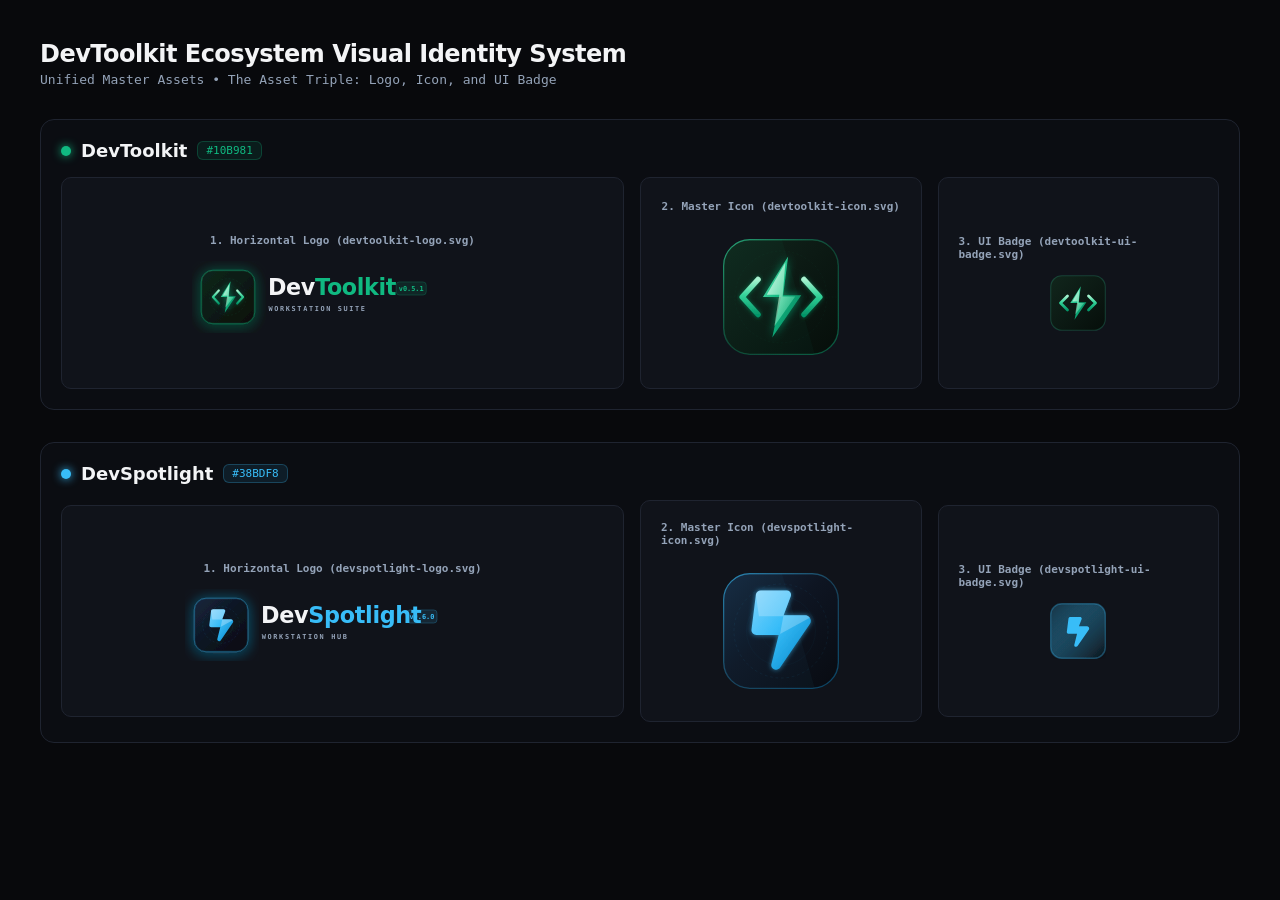
<file: design/preview.html>
<!DOCTYPE html>
<html>
<head>
  <meta charset="utf-8">
  <title>DevToolkit Brand & Visual Identity Gallery</title>
  <style>
    body {
      background-color: #08090C;
      color: #F3F4F6;
      font-family: 'Segoe UI Variable', system-ui, -apple-system, sans-serif;
      padding: 40px;
      display: flex;
      flex-direction: column;
      gap: 32px;
      margin: 0;
    }
    h1 {
      font-size: 24px;
      margin: 0;
      letter-spacing: -0.5px;
    }
    .subtitle {
      font-size: 13px;
      color: #94A3B8;
      margin-top: 4px;
      font-family: Consolas, monospace;
    }
    .product-group {
      display: flex;
      flex-direction: column;
      gap: 16px;
      padding: 20px;
      background: #0B0D12;
      border: 1px solid #1F2430;
      border-radius: 14px;
    }
    .product-header {
      display: flex;
      align-items: center;
      gap: 10px;
    }
    .product-header h2 {
      margin: 0;
      font-size: 18px;
    }
    .color-dot {
      width: 10px;
      height: 10px;
      border-radius: 50%;
    }
    .badge {
      font-family: Consolas, monospace;
      font-size: 11px;
      padding: 2px 8px;
      border-radius: 6px;
      border: 1px solid;
    }
    .grid {
      display: grid;
      grid-template-columns: 2fr 1fr 1fr;
      gap: 16px;
      align-items: center;
    }
    .card {
      background: #10131A;
      border: 1px solid #1F2430;
      border-radius: 10px;
      padding: 20px;
      display: flex;
      flex-direction: column;
      align-items: center;
      justify-content: center;
      gap: 14px;
      min-height: 170px;
    }
    .card h3 {
      margin: 0;
      font-size: 11px;
      color: #94A3B8;
      font-family: Consolas, monospace;
    }
    img {
      max-width: 100%;
    }
  </style>
</head>
<body>
  <div>
    <h1>DevToolkit Ecosystem Visual Identity System</h1>
    <div class="subtitle">Unified Master Assets • The Asset Triple: Logo, Icon, and UI Badge</div>
  </div>

  
    <div class="product-group">
      <div class="product-header">
        <span class="color-dot" style="background: #10B981; box-shadow: 0 0 10px #10B981;"></span>
        <h2>DevToolkit</h2>
        <span class="badge" style="border-color: #10B98140; color: #10B981; background: #10B98118;">
          #10B981
        </span>
      </div>

      <div class="grid">
        <div class="card">
          <h3>1. Horizontal Logo (devtoolkit-logo.svg)</h3>
          <img src="devtoolkit-logo.svg" style="height: 72px;">
        </div>
        <div class="card">
          <h3>2. Master Icon (devtoolkit-icon.svg)</h3>
          <img src="devtoolkit-icon.svg" style="width: 140px; height: 140px;">
        </div>
        <div class="card">
          <h3>3. UI Badge (devtoolkit-ui-badge.svg)</h3>
          <img src="devtoolkit-ui-badge.svg" style="width: 56px; height: 56px;">
        </div>
      </div>
    </div>

    <div class="product-group">
      <div class="product-header">
        <span class="color-dot" style="background: #38BDF8; box-shadow: 0 0 10px #38BDF8;"></span>
        <h2>DevSpotlight</h2>
        <span class="badge" style="border-color: #38BDF840; color: #38BDF8; background: #38BDF818;">
          #38BDF8
        </span>
      </div>

      <div class="grid">
        <div class="card">
          <h3>1. Horizontal Logo (devspotlight-logo.svg)</h3>
          <img src="devspotlight-logo.svg" style="height: 72px;">
        </div>
        <div class="card">
          <h3>2. Master Icon (devspotlight-icon.svg)</h3>
          <img src="devspotlight-icon.svg" style="width: 140px; height: 140px;">
        </div>
        <div class="card">
          <h3>3. UI Badge (devspotlight-ui-badge.svg)</h3>
          <img src="devspotlight-ui-badge.svg" style="width: 56px; height: 56px;">
        </div>
      </div>
    </div>

</body>
</html>
</file>
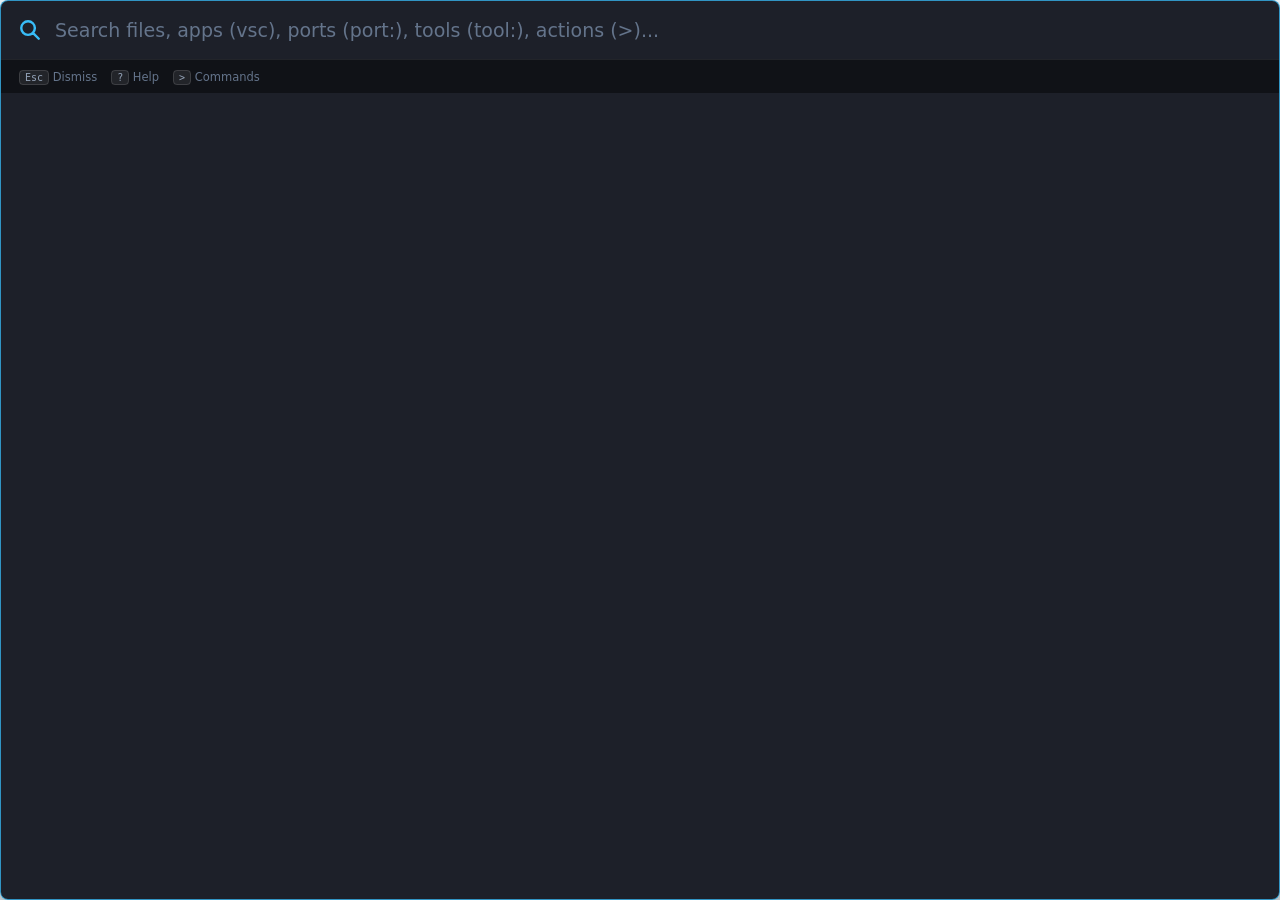
<file: clients/spotlight/ui/spotlight.html>
<!DOCTYPE html>
<html lang="en">
<head>
  <meta charset="UTF-8">
  <meta name="viewport" content="width=device-width, initial-scale=1.0">
  <title>DevToolkit Spotlight</title>
  <link rel="icon" type="image/x-icon" href="../../assets/devspotlight.ico">
  <style>
    :root {
      --accent: #38bdf8;
      --accent-glow: rgba(56, 189, 248, 0.30);
      --bg-opacity: 0.92;
      --bg-base: rgba(10, 14, 23, var(--bg-opacity));
      --bg-card: rgba(15, 23, 42, 0.85);
      --bg-hover: rgba(30, 41, 59, 0.7);
      --bg-active: rgba(56, 189, 248, 0.12);
      --border: rgba(56, 189, 248, 0.38);
      --border-active: rgba(56, 189, 248, 0.75);
      --divider: rgba(255, 255, 255, 0.08);
      --text-main: #f8fafc;
      --text-muted: #94a3b8;
      --text-dim: #64748b;
      --font-sans: 'Segoe UI Variable', system-ui, -apple-system, sans-serif;
      --font-mono: 'JetBrains Mono', Consolas, monospace;
      --blur-val: 20px;
      --corner-radius: 8px;
      --anim-duration: 160ms;
      --anim-fast: 110ms;
      --anim-stagger: 14ms;
      --anim-curve: cubic-bezier(0.16, 1, 0.3, 1);
    }

    * {
      box-sizing: border-box;
      margin: 0;
      padding: 0;
      user-select: none;
    }

    input, textarea, select, [contenteditable="true"] {
      user-select: text !important;
      -webkit-user-select: text !important;
    }

    html, body {
      background: transparent;
      font-family: var(--font-sans);
      color: var(--text-main);
      overflow: hidden;
      width: 100%;
      height: 100%;
      margin: 0;
      padding: 0;
      border: none;
      outline: none;
    }

    /* Floating Window Card */
    .spotlight-shell {
      width: 100%;
      height: 100%;
      margin: 0;
      padding: 0;
      background: var(--bg-base);
      border: 1px solid var(--border);
      border-radius: var(--corner-radius, 8px);
      box-shadow: 0 20px 50px -10px rgba(0, 0, 0, 0.85), 0 0 30px var(--accent-glow);
      display: flex;
      flex-direction: column;
      overflow: hidden;
      backdrop-filter: blur(var(--blur-val, 28px)) saturate(180%);
      -webkit-backdrop-filter: blur(var(--blur-val, 28px)) saturate(180%);
      transition: border-color 0.15s ease, box-shadow 0.15s ease;
    }

    .spotlight-shell:focus-within {
      border-color: var(--border-active) !important;
      box-shadow: 0 20px 50px -10px rgba(0, 0, 0, 0.85), 0 0 36px var(--accent-glow) !important;
    }

    /* Search Bar */
    .search-bar {
      display: flex;
      align-items: center;
      padding: 0 18px;
      height: 58px;
      min-height: 58px;
      gap: 14px;
    }

    .search-bar.has-results {
      border-bottom: 1px solid var(--divider);
    }

    .search-icon {
      color: var(--accent);
      width: 22px;
      height: 22px;
      flex-shrink: 0;
      transition: transform var(--anim-fast) var(--anim-curve), color var(--anim-fast) ease;
    }

    .search-bar:focus-within .search-icon {
      transform: scale(1.06);
    }

    .search-input {
      flex: 1;
      background: transparent;
      border: none;
      outline: none;
      font-size: 19px;
      color: var(--text-main);
      font-family: var(--font-sans);
      caret-color: var(--accent);
      user-select: text !important;
      -webkit-user-select: text !important;
    }

    .search-input::placeholder {
      color: var(--text-dim);
    }

    .prefix-badge {
      font-size: 11px;
      font-family: var(--font-mono);
      font-weight: 700;
      padding: 3px 8px;
      border-radius: 5px;
      background: rgba(56, 189, 248, 0.15);
      color: var(--accent);
      border: 1px solid rgba(56, 189, 248, 0.3);
      text-transform: uppercase;
      letter-spacing: 0.5px;
      display: none;
      flex-shrink: 0;
      white-space: nowrap;
      user-select: none;
      pointer-events: none;
      animation: badgePop var(--anim-fast) var(--anim-curve) both;
    }

    @keyframes badgePop {
      from {
        opacity: 0;
        transform: scale(0.85);
      }
      to {
        opacity: 1;
        transform: scale(1);
      }
    }

    /* Main Content Area */
    .content-area {
      display: none;
      flex: 1;
      overflow: hidden;
    }

    .content-area.visible {
      display: flex;
      animation: contentFadeIn var(--anim-duration) var(--anim-curve) both;
    }

    @keyframes contentFadeIn {
      from {
        opacity: 0;
        transform: translateY(-4px);
      }
      to {
        opacity: 1;
        transform: translateY(0);
      }
    }

    /* Results List */
    .results-list {
      flex: 1;
      width: 100%;
      overflow-y: auto;
      list-style: none;
      padding: 4px 0;
      transition: width var(--anim-fast) var(--anim-curve), flex var(--anim-fast) var(--anim-curve);
    }

    .content-area.details-open .results-list {
      flex: 0 0 52%;
      max-width: 52%;
      width: 52%;
      border-right: 1px solid var(--divider);
    }

    .results-list::-webkit-scrollbar {
      width: 6px;
    }
    .results-list::-webkit-scrollbar-thumb {
      background: rgba(255, 255, 255, 0.15);
      border-radius: 3px;
    }

    .result-item {
      position: relative;
      display: flex;
      align-items: center;
      padding: 7px 18px;
      cursor: pointer;
      gap: 13px;
      min-height: 50px;
      box-sizing: border-box;
      transition: background var(--anim-fast) ease;
      animation: itemSlideIn var(--anim-duration) var(--anim-curve) both;
      animation-delay: calc(var(--item-idx, 0) * var(--anim-stagger));
    }

    @keyframes itemSlideIn {
      from {
        opacity: 0;
        transform: translateY(-6px);
      }
      to {
        opacity: 1;
        transform: translateY(0);
      }
    }

    .result-item:hover {
      background: var(--bg-hover);
    }

    .result-item::before {
      content: '';
      position: absolute;
      left: 0;
      top: 15%;
      height: 70%;
      width: 3px;
      border-radius: 0 3px 3px 0;
      background: var(--accent);
      opacity: 0;
      transform: scaleY(0.3);
      transition: opacity var(--anim-fast) ease, transform var(--anim-fast) var(--anim-curve);
    }

    .result-item.active::before {
      opacity: 1;
      transform: scaleY(1);
    }

    .result-item.active {
      background: var(--bg-active);
    }

    .item-icon-box {
      width: 32px;
      height: 32px;
      min-width: 32px;
      min-height: 32px;
      border-radius: 7px;
      display: flex;
      align-items: center;
      justify-content: center;
      background: rgba(255, 255, 255, 0.05);
      border: 1px solid rgba(255, 255, 255, 0.08);
      color: var(--text-muted);
      flex-shrink: 0;
      transition: transform var(--anim-fast) var(--anim-curve);
    }

    .item-icon-box svg {
      width: 17px;
      height: 17px;
      stroke-width: 2;
    }

    .item-icon-img {
      width: 32px;
      height: 32px;
      max-width: 32px;
      max-height: 32px;
      object-fit: contain;
      border-radius: 6px;
      image-rendering: -webkit-optimize-contrast;
      filter: drop-shadow(0 2px 5px rgba(0, 0, 0, 0.28));
      display: block;
    }

    /* Clean borderless presentation for real application icons */
    .item-icon-box.is-app-icon,
    .item-icon-box:has(.item-icon-img) {
      background: transparent !important;
      border-color: transparent !important;
      box-shadow: none !important;
    }

    .item-icon-box.icon-app { color: #38bdf8; background: rgba(56, 189, 248, 0.1); border-color: rgba(56, 189, 248, 0.22); }
    .item-icon-box.icon-port { color: #34d399; background: rgba(52, 211, 153, 0.1); border-color: rgba(52, 211, 153, 0.22); }
    .item-icon-box.icon-tool { color: #a78bfa; background: rgba(167, 139, 250, 0.1); border-color: rgba(167, 139, 250, 0.22); }
    .item-icon-box.icon-calc { color: #f59e0b; background: rgba(245, 158, 11, 0.1); border-color: rgba(245, 158, 11, 0.22); }
    .item-icon-box.icon-dir { color: #fbbf24; background: rgba(251, 191, 36, 0.1); border-color: rgba(251, 191, 36, 0.22); }
    .item-icon-box.icon-proj { color: #fbbf24; background: rgba(251, 191, 36, 0.1); border-color: rgba(251, 191, 36, 0.22); }
    .item-icon-box.icon-win { color: #38bdf8; background: rgba(56, 189, 248, 0.1); border-color: rgba(56, 189, 248, 0.22); }
    .item-icon-box.icon-help { color: #a78bfa; background: rgba(167, 139, 250, 0.1); border-color: rgba(167, 139, 250, 0.22); }
    .item-icon-box.icon-config { color: #38bdf8; background: rgba(56, 189, 248, 0.1); border-color: rgba(56, 189, 248, 0.22); }
    .item-icon-box.icon-offline { color: #fbbf24; background: rgba(251, 191, 36, 0.15); border-color: rgba(251, 191, 36, 0.3); }
    .item-icon-box.icon-ready { color: #34d399; background: rgba(52, 211, 153, 0.15); border-color: rgba(52, 211, 153, 0.3); }
    .item-icon-box.icon-code { color: #38bdf8; background: rgba(56, 189, 248, 0.1); border-color: rgba(56, 189, 248, 0.22); }
    .item-icon-box.icon-file { color: #94a3b8; background: rgba(148, 163, 184, 0.08); border-color: rgba(148, 163, 184, 0.15); }
    .item-icon-box.icon-kill { color: #f87171; background: rgba(248, 113, 113, 0.12); border-color: rgba(248, 113, 113, 0.25); }

    .result-item:hover .item-icon-box,
    .result-item.active .item-icon-box {
      transform: scale(1.06);
    }

    .result-info {
      flex: 1;
      overflow: hidden;
    }

    .result-title {
      font-size: 14px;
      font-weight: 600;
      color: var(--text-main);
      white-space: nowrap;
      overflow: hidden;
      text-overflow: ellipsis;
      display: flex;
      align-items: center;
      gap: 8px;
      line-height: 1.25;
    }

    .result-subtitle {
      font-size: 12px;
      color: var(--text-muted);
      white-space: nowrap;
      overflow: hidden;
      text-overflow: ellipsis;
      margin-top: 1px;
      font-family: var(--font-sans);
      line-height: 1.2;
    }

    .item-badge {
      font-size: 10px;
      font-family: var(--font-mono);
      font-weight: 700;
      padding: 2px 6px;
      border-radius: 4px;
      background: rgba(255, 255, 255, 0.08);
      color: var(--text-muted);
      border: 1px solid rgba(255, 255, 255, 0.06);
    }

    .badge-APP { color: #38bdf8; background: rgba(56, 189, 248, 0.12); border-color: rgba(56, 189, 248, 0.3); }
    .badge-PORT { color: #34d399; background: rgba(52, 211, 153, 0.12); border-color: rgba(52, 211, 153, 0.3); }
    .badge-TOOL { color: #a78bfa; background: rgba(167, 139, 250, 0.12); border-color: rgba(167, 139, 250, 0.3); }
    .badge-CALC { color: #f59e0b; background: rgba(245, 158, 11, 0.12); border-color: rgba(245, 158, 11, 0.3); }
    .badge-ONLINE { color: var(--text-dim); background: rgba(255, 255, 255, 0.06); border-color: rgba(255, 255, 255, 0.12); font-weight: 500; }
    .badge-OFFLINE { color: var(--text-dim); background: rgba(255, 255, 255, 0.04); border-color: rgba(255, 255, 255, 0.08); font-weight: 500; }
    .badge-DAEMON { color: var(--accent); background: rgba(56, 189, 248, 0.1); border-color: rgba(56, 189, 248, 0.22); font-weight: 500; }
    .badge-READY { color: #34d399; background: rgba(52, 211, 153, 0.15); border-color: rgba(52, 211, 153, 0.3); }
    .badge-CMD { color: #38bdf8; background: rgba(56, 189, 248, 0.15); border-color: rgba(56, 189, 248, 0.3); }
    .badge-HELP { color: #a78bfa; background: rgba(167, 139, 250, 0.15); border-color: rgba(167, 139, 250, 0.3); }
    .badge-WIN { color: #38bdf8; background: rgba(56, 189, 248, 0.15); border-color: rgba(56, 189, 248, 0.3); }
    .badge-PROJ { color: #fbbf24; background: rgba(251, 191, 36, 0.15); border-color: rgba(251, 191, 36, 0.3); }
    .badge-CONFIG { color: #38bdf8; background: rgba(56, 189, 248, 0.15); border-color: rgba(56, 189, 248, 0.3); }
    .badge-SETTINGS { color: #38bdf8; background: rgba(56, 189, 248, 0.15); border-color: rgba(56, 189, 248, 0.3); }
    .badge-DEV { color: #34d399; background: rgba(52, 211, 153, 0.15); border-color: rgba(52, 211, 153, 0.35); font-weight: 700; }
    .badge-DATABASE { color: #818cf8; background: rgba(129, 140, 248, 0.15); border-color: rgba(129, 140, 248, 0.35); }
    .badge-DEBUG { color: #f472b6; background: rgba(244, 114, 182, 0.15); border-color: rgba(244, 114, 182, 0.35); }
    .badge-SERVICE { color: #94a3b8; background: rgba(148, 163, 184, 0.12); border-color: rgba(148, 163, 184, 0.25); }
    .badge-PORTS { color: #34d399; background: rgba(52, 211, 153, 0.12); border-color: rgba(52, 211, 153, 0.3); }
    .badge-HEALTHY { color: #10b981; background: rgba(16, 185, 129, 0.15); border-color: rgba(16, 185, 129, 0.35); font-weight: 600; }
    .badge-ACTION_NEEDED { color: #f59e0b; background: rgba(245, 158, 11, 0.15); border-color: rgba(245, 158, 11, 0.35); font-weight: 600; }
    .badge-WARNING { color: #f59e0b; background: rgba(245, 158, 11, 0.15); border-color: rgba(245, 158, 11, 0.35); font-weight: 600; }
    .badge-ERROR { color: #ef4444; background: rgba(239, 68, 68, 0.15); border-color: rgba(239, 68, 68, 0.35); font-weight: 600; }
    .badge-NOT_DETECTED { color: #94a3b8; background: rgba(148, 163, 184, 0.12); border-color: rgba(148, 163, 184, 0.25); }
    .badge-NOT_FOUND { color: #94a3b8; background: rgba(148, 163, 184, 0.12); border-color: rgba(148, 163, 184, 0.25); }
    .badge-TOOLS { color: #a78bfa; background: rgba(167, 139, 250, 0.12); border-color: rgba(167, 139, 250, 0.3); }

    /* Details Panel (No scrollbar shown) */
    .details-panel {
      flex: 0 0 48%;
      max-width: 48%;
      width: 48%;
      background: rgba(10, 14, 23, 0.35);
      padding: 14px 18px;
      overflow-y: auto;
      overflow-x: hidden;
      scrollbar-width: none;
      -ms-overflow-style: none;
      display: none;
      flex-direction: column;
      animation: drawerSlideIn var(--anim-duration) var(--anim-curve) both;
      box-sizing: border-box;
    }

    .details-panel::-webkit-scrollbar {
      display: none;
      width: 0;
      height: 0;
    }

    .content-area.details-open .details-panel {
      display: flex;
    }

    @keyframes drawerSlideIn {
      from {
        opacity: 0;
        transform: translateX(10px);
      }
      to {
        opacity: 1;
        transform: translateX(0);
      }
    }

    /* Details Hero */
    .detail-hero {
      display: flex;
      flex-direction: column;
      align-items: center;
      text-align: center;
      padding: 6px 0 10px 0;
      width: 100%;
      flex-shrink: 0;
    }

    .detail-hero-icon-box {
      width: 64px;
      height: 64px;
      min-width: 64px;
      min-height: 64px;
      border-radius: 14px;
      display: flex;
      align-items: center;
      justify-content: center;
      background: rgba(255, 255, 255, 0.05);
      border: 1px solid rgba(255, 255, 255, 0.08);
      margin-bottom: 12px;
      transition: transform var(--anim-fast) var(--anim-curve);
    }

    /* Unboxed, borderless hero icon with realistic depth shadow */
    .detail-hero-icon-box.is-app-icon,
    .detail-hero-icon-box:has(.detail-hero-img) {
      background: transparent !important;
      border-color: transparent !important;
      box-shadow: none !important;
    }

    .detail-hero-icon-box svg {
      width: 32px;
      height: 32px;
      stroke-width: 1.8;
    }

    .detail-hero-img {
      width: 64px;
      height: 64px;
      max-width: 64px;
      max-height: 64px;
      object-fit: contain;
      border-radius: 10px;
      image-rendering: -webkit-optimize-contrast;
      filter: drop-shadow(0 6px 16px rgba(0, 0, 0, 0.42));
      display: block;
    }

    .detail-hero-title {
      font-size: 15px;
      font-weight: 700;
      color: var(--text-main);
      max-width: 100%;
      white-space: nowrap;
      overflow: hidden;
      text-overflow: ellipsis;
      line-height: 1.3;
      margin-bottom: 6px;
      letter-spacing: -0.01em;
    }

    .detail-hero-badge {
      font-size: 9.5px;
      font-family: var(--font-mono);
      font-weight: 700;
      padding: 2.5px 8px;
      border-radius: 5px;
      letter-spacing: 0.02em;
    }

    /* Divider */
    .detail-divider {
      width: 100%;
      height: 1px;
      background: rgba(255, 255, 255, 0.08);
      margin: 8px 0;
      flex-shrink: 0;
    }

    /* Full Path Box */
    .detail-path-container {
      display: flex;
      align-items: center;
      justify-content: space-between;
      gap: 8px;
      background: rgba(255, 255, 255, 0.03);
      border: 1px solid rgba(255, 255, 255, 0.06);
      border-radius: 6px;
      padding: 5px 8px;
      margin-bottom: 8px;
      cursor: pointer;
      width: 100%;
      box-sizing: border-box;
      flex-shrink: 0;
      transition: background var(--anim-fast) ease, border-color var(--anim-fast) ease;
    }

    .detail-path-container:hover {
      background: rgba(255, 255, 255, 0.06);
      border-color: rgba(255, 255, 255, 0.12);
    }

    .detail-path-text {
      font-size: 11px;
      font-family: var(--font-mono);
      color: var(--text-dim);
      white-space: nowrap;
      overflow: hidden;
      text-overflow: ellipsis;
      flex: 1;
    }

    .detail-copy-btn {
      font-size: 10px;
      font-family: var(--font-mono);
      font-weight: 600;
      color: var(--accent);
      background: rgba(56, 189, 248, 0.1);
      border: 1px solid rgba(56, 189, 248, 0.22);
      border-radius: 4px;
      padding: 2px 6px;
      cursor: pointer;
      white-space: nowrap;
      transition: all 0.12s ease;
      flex-shrink: 0;
    }

    .detail-copy-btn:hover {
      background: rgba(56, 189, 248, 0.2);
    }

    /* Key-Value Table */
    .detail-meta-table {
      display: flex;
      flex-direction: column;
      gap: 5px;
      margin-bottom: 8px;
      width: 100%;
      flex-shrink: 0;
    }

    .detail-meta-row {
      display: flex;
      justify-content: space-between;
      align-items: center;
      font-size: 11.5px;
    }

    .detail-meta-key {
      color: var(--text-dim);
      font-weight: 500;
    }

    .detail-meta-val {
      color: var(--text-main);
      font-family: var(--font-mono);
      font-size: 11.5px;
      text-align: right;
      max-width: 65%;
      white-space: nowrap;
      overflow: hidden;
      text-overflow: ellipsis;
    }

    /* Actions Section */
    .detail-actions-section {
      margin-top: auto;
      padding-top: 8px;
      border-top: 1px solid rgba(255, 255, 255, 0.06);
      display: flex;
      flex-wrap: wrap;
      gap: 6px;
      width: 100%;
      flex-shrink: 0;
    }

    .detail-action-btn {
      display: inline-flex;
      align-items: center;
      gap: 5px;
      padding: 4px 8px;
      background: rgba(255, 255, 255, 0.05);
      border: 1px solid rgba(255, 255, 255, 0.09);
      border-radius: 6px;
      color: var(--text-main);
      font-size: 11px;
      cursor: pointer;
      outline: none;
      transition: all 0.12s ease;
    }

    .detail-action-btn:hover {
      background: var(--bg-hover);
      border-color: var(--accent);
      color: var(--accent);
    }

    .detail-action-btn.action-danger:hover {
      border-color: #f87171;
      color: #f87171;
      background: rgba(248, 113, 113, 0.12);
    }

    .detail-action-btn .action-kbd {
      background: rgba(255, 255, 255, 0.08);
      border: 1px solid rgba(255, 255, 255, 0.14);
      border-radius: 3px;
      padding: 1px 4px;
      font-size: 9px;
      font-family: var(--font-mono);
      color: var(--text-dim);
    }

    /* Tool Deep Diagnostics in Details Panel */
    .detail-deep-telemetry {
      display: flex;
      flex-direction: column;
      gap: 8px;
      margin-top: 6px;
      width: 100%;
    }

    .detail-deep-section-label {
      font-size: 10px;
      font-weight: 700;
      text-transform: uppercase;
      color: var(--text-dim);
      margin-top: 4px;
    }

    /* Footer / Keyboard hints */
    .footer-bar {
      display: flex;
      align-items: center;
      justify-content: space-between;
      padding: 0 18px;
      height: 34px;
      min-height: 34px;
      background: rgba(8, 9, 12, 0.60);
      border-top: 1px solid var(--divider);
      font-size: 11.5px;
      color: var(--text-dim);
    }

    .status-indicator {
      display: none;
      align-items: center;
      gap: 6px;
      font-size: 11px;
      font-family: var(--font-mono);
      color: var(--text-dim);
      user-select: none;
    }

    .hotkey-hints {
      display: flex;
      gap: 14px;
      align-items: center;
    }

    .key-badge {
      background: rgba(255, 255, 255, 0.08);
      border: 1px solid rgba(255, 255, 255, 0.12);
      border-radius: 4px;
      padding: 1px 5px;
      font-family: var(--font-mono);
      font-size: 10px;
      color: var(--text-muted);
    }

    /* Settings Row Styles (Rendered same as search results) */
    .setting-item {
      position: relative;
      display: flex;
      align-items: center;
      justify-content: space-between;
      padding: 9px 18px;
      min-height: 52px;
      box-sizing: border-box;
      gap: 16px;
      cursor: default;
      transition: background var(--anim-fast) ease;
      animation: itemSlideIn var(--anim-duration) var(--anim-curve) both;
      animation-delay: calc(var(--item-idx, 0) * var(--anim-stagger));
    }

    .setting-item:hover {
      background: var(--bg-hover);
    }

    .setting-item::before {
      content: '';
      position: absolute;
      left: 0;
      top: 15%;
      height: 70%;
      width: 3px;
      border-radius: 0 3px 3px 0;
      background: var(--accent);
      opacity: 0;
      transform: scaleY(0.3);
      transition: opacity var(--anim-fast) ease, transform var(--anim-fast) var(--anim-curve);
    }

    .setting-item.active::before {
      opacity: 1;
      transform: scaleY(1);
    }

    .setting-item.active {
      background: var(--bg-active);
    }

    .setting-control {
      display: flex;
      align-items: center;
      justify-content: flex-end;
      gap: 10px;
      flex-shrink: 0;
    }

    .slider-control {
      width: 190px;
    }

    .setting-range {
      flex: 1;
      accent-color: var(--accent);
      cursor: pointer;
      height: 4px;
      background: rgba(255, 255, 255, 0.15);
      border-radius: 2px;
      outline: none;
    }

    .setting-val-label {
      font-family: var(--font-mono);
      font-size: 11.5px;
      font-weight: 600;
      color: var(--accent);
      min-width: 44px;
      text-align: right;
    }

    .setting-select {
      background: rgba(255, 255, 255, 0.08);
      border: 1px solid var(--border);
      color: var(--text-main);
      padding: 5px 10px;
      border-radius: 6px;
      font-size: 12px;
      font-family: var(--font-sans);
      outline: none;
      cursor: pointer;
      transition: border-color 0.15s;
    }

    .setting-select:focus {
      border-color: var(--accent);
    }

    .setting-select option {
      background: #0f172a;
      color: #f1f5f9;
    }

    .toggle-btn {
      padding: 4px 14px;
      border-radius: 6px;
      font-size: 11px;
      font-weight: 700;
      font-family: var(--font-mono);
      cursor: pointer;
      transition: all 0.15s ease;
      border: 1px solid var(--border);
      outline: none;
    }

    .toggle-btn.active {
      background: rgba(52, 211, 153, 0.18);
      color: #34d399;
      border-color: rgba(52, 211, 153, 0.4);
    }

    .toggle-btn:not(.active) {
      background: rgba(255, 255, 255, 0.06);
      color: var(--text-muted);
      border-color: rgba(255, 255, 255, 0.1);
    }

    .setting-hotkey-badge {
      font-size: 11px;
      padding: 3px 9px;
      background: rgba(255, 255, 255, 0.08);
      border: 1px solid rgba(255, 255, 255, 0.15);
      border-radius: 5px;
      color: var(--accent);
      font-family: var(--font-mono);
      font-weight: 600;
    }

    .color-presets {
      display: flex;
      gap: 8px;
      align-items: center;
    }

    .color-dot {
      width: 18px;
      height: 18px;
      border-radius: 50%;
      cursor: pointer;
      border: 2px solid transparent;
      transition: transform 0.12s ease, border-color 0.12s ease;
      box-sizing: border-box;
    }

    .color-dot:hover {
      transform: scale(1.2);
    }

    .color-dot.active {
      border-color: #ffffff;
      box-shadow: 0 0 6px var(--accent);
    }
  </style>
</head>
<body>

<div class="spotlight-shell">
  <!-- Search Bar -->
  <div class="search-bar">
    <svg class="search-icon" fill="none" viewBox="0 0 24 24" stroke="currentColor">
      <path stroke-linecap="round" stroke-linejoin="round" stroke-width="2.5" d="M21 21l-6-6m2-5a7 7 0 11-14 0 7 7 0 0114 0z"/>
    </svg>
    <input type="text" class="search-input" id="searchInput" placeholder="Search files, apps (vsc), ports (port:), tools (tool:), actions (>)..." autofocus spellcheck="false" autocomplete="off" />
    <span class="prefix-badge" id="prefixBadge">ALL</span>
  </div>

  <!-- Content -->
  <div class="content-area" id="contentArea">
    <ul class="results-list" id="resultsList"></ul>
    <div class="details-panel" id="detailsPanel">
      <!-- Details dynamically rendered -->
    </div>
  </div>

  <!-- Footer -->
  <div class="footer-bar">
    <div class="hotkey-hints" id="hotkeyHints">
      <span><span class="key-badge">↑↓</span> Navigate</span>
      <span><span class="key-badge">↵</span> Open</span>
      <span><span class="key-badge">Shift+↵</span> Explorer</span>
      <span id="footerDetailsToggle" style="cursor: pointer;" title="Toggle Details Panel (F1)"><span class="key-badge">F1</span> <span id="footerDetailsLabel">Details</span></span>
      <span><span class="key-badge">Esc</span> Dismiss</span>
    </div>
    <div id="statusIndicator" class="status-indicator" style="display: none;"></div>
  </div>
</div>

<script>
  let items = [];
  let isDaemonOnline = false;
  let searchSeq = 0;
  let activeIndex = 0;
  let debounceTimer = null;
  let isSettingsMode = false;
  let currentSettings = {
    hotkey: "alt+space",
    monitor_mode: "cursor",
    fixed_monitor_index: 0,
    accent_color: "#38bdf8",
    opacity: 0.92,
    blur_radius: 20,
    dismiss_on_blur: true,
    theme_preset: "obsidian",
    animation_speed: "normal",
    position_preset: "center",
    show_details_panel: true
  };

  const SETTING_DEFINITIONS = [
    {
      key: 'show_details_panel',
      name: 'Show Details Panel',
      desc: 'Side panel for item metadata, paths, and actions (F1)',
      type: 'toggle',
      getValue: (s) => s.show_details_panel !== false,
      onChange: (val) => setShowDetailsPanel(val)
    },
    {
      key: 'accent_color',
      name: 'Accent Theme Color',
      desc: 'Obsidian glow, active selection border, and focus color',
      type: 'color',
      presets: ['#38bdf8', '#34d399', '#a78bfa', '#f59e0b', '#f43f5e']
    },
    {
      key: 'opacity',
      name: 'Backdrop Opacity',
      desc: 'Acrylic glass background translucency level (50% – 100%)',
      type: 'range',
      min: 50,
      max: 100,
      unit: '%',
      getValue: (s) => Math.round((s.opacity ?? 0.92) * 100),
      onChange: (val) => setOpacity(val)
    },
    {
      key: 'blur_radius',
      name: 'Acrylic Blur Strength',
      desc: 'Native Windows DWM Acrylic backdrop blur radius (0 – 40px)',
      type: 'range',
      min: 0,
      max: 40,
      unit: 'px',
      getValue: (s) => Math.round(s.blur_radius ?? 20),
      onChange: (val) => setBlur(val)
    },
    {
      key: 'animation_speed',
      name: 'Animation Speed',
      desc: 'UI motion smoothness and speed for results, drawer, and controls',
      type: 'select',
      options: [
        { value: 'fast', label: 'Fast (Snappy · 100ms)' },
        { value: 'normal', label: 'Normal (Default · 160ms)' },
        { value: 'relaxed', label: 'Relaxed (Smooth · 240ms)' },
        { value: 'off', label: 'Off (Instant · 0ms)' }
      ],
      getValue: (s) => s.animation_speed || 'normal',
      onChange: (val) => setAnimationSpeed(val)
    },
    {
      key: 'monitor_mode',
      name: 'Display Monitor',
      desc: 'Screen target where Spotlight appears upon summon',
      type: 'select',
      options: [
        { value: 'cursor', label: 'Mouse Cursor Screen (Default)' },
        { value: 'focused', label: 'Active Window Screen' },
        { value: 'fixed', label: 'Fixed Screen (Monitor 1)' }
      ],
      getValue: (s) => s.monitor_mode || 'cursor',
      onChange: (val) => setMonitorMode(val)
    },
    {
      key: 'position_preset',
      name: 'Window Position',
      desc: 'Screen placement anchor preset',
      type: 'select',
      options: [
        { value: 'center', label: 'Center' },
        { value: 'left_center', label: 'Left Center' },
        { value: 'right_center', label: 'Right Center' },
        { value: 'center_top', label: 'Center Top' },
        { value: 'left_top', label: 'Left Top' },
        { value: 'right_top', label: 'Right Top' }
      ],
      getValue: (s) => s.position_preset || 'center',
      onChange: (val) => setPositionPreset(val)
    },
    {
      key: 'dismiss_on_blur',
      name: 'Dismiss on Blur',
      desc: 'Automatically close Spotlight when clicking outside window',
      type: 'toggle',
      getValue: (s) => s.dismiss_on_blur !== false,
      onChange: (val) => setDismissOnBlur(val)
    },
    {
      key: 'theme_preset',
      name: 'Theme Preset',
      desc: 'Visual palette style (Obsidian, Emerald, Indigo, Amber)',
      type: 'select',
      options: [
        { value: 'obsidian', label: 'Obsidian (Cyan)' },
        { value: 'emerald', label: 'Emerald (Green)' },
        { value: 'indigo', label: 'Indigo (Purple)' },
        { value: 'amber', label: 'Amber (Gold)' }
      ],
      getValue: (s) => s.theme_preset || 'obsidian',
      onChange: (val) => setThemePreset(val)
    },
    {
      key: 'hotkey',
      name: 'Global Hotkey',
      desc: 'Global summon shortcut registered in Windows (hotkey listener)',
      type: 'badge',
      getValue: (s) => (s.hotkey || 'alt+space').toUpperCase().replace('+', ' + ')
    }
  ];

  const CODE_EXTS = new Set([
    'PY', 'JS', 'TS', 'JSX', 'TSX', 'HTML', 'CSS', 'SCSS', 'SASS', 'LESS',
    'JSON', 'YAML', 'YML', 'TOML', 'CPP', 'C', 'H', 'HPP', 'RS', 'GO',
    'JAVA', 'KT', 'KTS', 'CS', 'SH', 'BASH', 'PS1', 'BAT', 'CMD', 'SQL',
    'MD', 'XML', 'PHP', 'RB', 'LUA', 'VUE', 'SVELTE'
  ]);

  const SVG_ICONS = {
    app: `<svg viewBox="0 0 24 24" fill="none" stroke="currentColor" stroke-width="2" stroke-linecap="round" stroke-linejoin="round"><rect x="3" y="3" width="18" height="18" rx="3"/><path d="M3 9h18"/><circle cx="6.5" cy="6" r="1" fill="currentColor"/><circle cx="9.5" cy="6" r="1" fill="currentColor"/></svg>`,
    port: `<svg viewBox="0 0 24 24" fill="none" stroke="currentColor" stroke-width="2" stroke-linecap="round" stroke-linejoin="round"><rect x="2" y="3" width="20" height="7" rx="2"/><rect x="2" y="14" width="20" height="7" rx="2"/><line x1="6" y1="6.5" x2="6.01" y2="6.5"/><line x1="6" y1="17.5" x2="6.01" y2="17.5"/><line x1="10" y1="6.5" x2="10.01" y2="6.5"/><line x1="10" y1="17.5" x2="10.01" y2="17.5"/></svg>`,
    tool: `<svg viewBox="0 0 24 24" fill="none" stroke="currentColor" stroke-width="2" stroke-linecap="round" stroke-linejoin="round"><polyline points="4 17 10 11 4 5"/><line x1="12" y1="19" x2="20" y2="19"/></svg>`,
    calc: `<svg viewBox="0 0 24 24" fill="none" stroke="currentColor" stroke-width="2" stroke-linecap="round" stroke-linejoin="round"><rect x="4" y="2" width="16" height="20" rx="3"/><line x1="8" y1="6" x2="16" y2="6"/><line x1="8" y1="10" x2="8.01" y2="10"/><line x1="12" y1="10" x2="12.01" y2="10"/><line x1="16" y1="10" x2="16.01" y2="10"/><line x1="8" y1="14" x2="8.01" y2="14"/><line x1="12" y1="14" x2="12.01" y2="14"/><line x1="16" y1="14" x2="16.01" y2="14"/><line x1="8" y1="18" x2="8.01" y2="18"/><line x1="12" y1="18" x2="12.01" y2="18"/><line x1="16" y1="18" x2="16.01" y2="18"/></svg>`,
    dir: `<svg viewBox="0 0 24 24" fill="none" stroke="currentColor" stroke-width="2" stroke-linecap="round" stroke-linejoin="round"><path d="M22 19a2 2 0 0 1-2 2H4a2 2 0 0 1-2-2V5a2 2 0 0 1 2-2h5l2 3h9a2 2 0 0 1 2 2z"/></svg>`,
    proj: `<svg viewBox="0 0 24 24" fill="none" stroke="currentColor" stroke-width="2" stroke-linecap="round" stroke-linejoin="round"><rect x="2" y="7" width="20" height="14" rx="2" ry="2"/><path d="M16 21V5a2 2 0 0 0-2-2h-4a2 2 0 0 0-2 2v16"/></svg>`,
    win: `<svg viewBox="0 0 24 24" fill="none" stroke="currentColor" stroke-width="2" stroke-linecap="round" stroke-linejoin="round"><rect x="2" y="3" width="20" height="14" rx="2"/><line x1="8" y1="21" x2="16" y2="21"/><line x1="12" y1="17" x2="12" y2="21"/></svg>`,
    cmd: `<svg viewBox="0 0 24 24" fill="none" stroke="currentColor" stroke-width="2" stroke-linecap="round" stroke-linejoin="round"><polyline points="9 18 15 12 9 6"/></svg>`,
    help: `<svg viewBox="0 0 24 24" fill="none" stroke="currentColor" stroke-width="2" stroke-linecap="round" stroke-linejoin="round"><circle cx="12" cy="12" r="10"/><path d="M9.09 9a3 3 0 0 1 5.83 1c0 2-3 3-3 3"/><line x1="12" y1="17" x2="12.01" y2="17"/></svg>`,
    config: `<svg viewBox="0 0 24 24" fill="none" stroke="currentColor" stroke-width="2" stroke-linecap="round" stroke-linejoin="round"><circle cx="12" cy="12" r="3"/><path d="M19.4 15a1.65 1.65 0 0 0 .33 1.82l.06.06a2 2 0 0 1 0 2.83 2 2 0 0 1-2.83 0l-.06-.06a1.65 1.65 0 0 0-1.82-.33 1.65 1.65 0 0 0-1 1.51V21a2 2 0 0 1-2 2 2 2 0 0 1-2-2v-.09A1.65 1.65 0 0 0 9 19.4a1.65 1.65 0 0 0-1.82.33l-.06.06a2 2 0 0 1-2.83 0 2 2 0 0 1 0-2.83l.06-.06a1.65 1.65 0 0 0 .33-1.82 1.65 1.65 0 0 0-1.51-1H3a2 2 0 0 1-2-2 2 2 0 0 1 2-2h.09A1.65 1.65 0 0 0 4.6 9a1.65 1.65 0 0 0-.33-1.82l-.06-.06a2 2 0 0 1 0-2.83 2 2 0 0 1 2.83 0l.06.06a1.65 1.65 0 0 0 1.82.33H9a1.65 1.65 0 0 0 1-1.51V3a2 2 0 0 1 2-2 2 2 0 0 1 2 2v.09a1.65 1.65 0 0 0 1 1.51 1.65 1.65 0 0 0 1.82-.33l.06-.06a2 2 0 0 1 2.83 0 2 2 0 0 1 0 2.83l-.06.06a1.65 1.65 0 0 0-.33 1.82V9a1.65 1.65 0 0 0 1.51 1H21a2 2 0 0 1 2 2 2 2 0 0 1-2 2h-.09a1.65 1.65 0 0 0-1.51 1z"/></svg>`,
    offline: `<svg viewBox="0 0 24 24" fill="none" stroke="currentColor" stroke-width="2" stroke-linecap="round" stroke-linejoin="round"><polygon points="13 2 3 14 12 14 11 22 21 10 12 10 13 2"/></svg>`,
    ready: `<svg viewBox="0 0 24 24" fill="none" stroke="currentColor" stroke-width="2" stroke-linecap="round" stroke-linejoin="round"><path d="M22 11.08V12a10 10 0 1 1-5.93-9.14"/><polyline points="22 4 12 14.01 9 11.01"/></svg>`,
    code: `<svg viewBox="0 0 24 24" fill="none" stroke="currentColor" stroke-width="2" stroke-linecap="round" stroke-linejoin="round"><polyline points="16 18 22 12 16 6"/><polyline points="8 6 2 12 8 18"/></svg>`,
    file: `<svg viewBox="0 0 24 24" fill="none" stroke="currentColor" stroke-width="2" stroke-linecap="round" stroke-linejoin="round"><path d="M14 2H6a2 2 0 0 0-2 2v16a2 2 0 0 0 2 2h12a2 2 0 0 0 2-2V8z"/><polyline points="14 2 14 8 20 8"/><line x1="16" y1="13" x2="8" y2="13"/><line x1="16" y1="17" x2="8" y2="17"/></svg>`,
    kill: `<svg viewBox="0 0 24 24" fill="none" stroke="currentColor" stroke-width="2" stroke-linecap="round" stroke-linejoin="round"><circle cx="12" cy="12" r="10"/><line x1="15" y1="9" x2="9" y2="15"/><line x1="9" y1="9" x2="15" y2="15"/></svg>`,
    // Settings specific icons
    color: `<svg viewBox="0 0 24 24" fill="none" stroke="currentColor" stroke-width="2" stroke-linecap="round" stroke-linejoin="round"><circle cx="13.5" cy="6.5" r=".7" fill="currentColor"/><circle cx="17.5" cy="10.5" r=".7" fill="currentColor"/><circle cx="8.5" cy="7.5" r=".7" fill="currentColor"/><circle cx="6.5" cy="12.5" r=".7" fill="currentColor"/><path d="M12 2C6.5 2 2 6.5 2 12s4.5 10 10 10c.926 0 1.648-.746 1.648-1.688 0-.437-.18-.835-.437-1.125-.29-.289-.438-.652-.438-1.125a1.64 1.64 0 0 1 1.668-1.668h1.996c3.051 0 5.563-2.512 5.563-5.563C22 6.5 17.5 2 12 2z"/></svg>`,
    opacity: `<svg viewBox="0 0 24 24" fill="none" stroke="currentColor" stroke-width="2" stroke-linecap="round" stroke-linejoin="round"><circle cx="12" cy="12" r="10"/><path d="M12 2a10 10 0 0 1 0 20z" fill="currentColor" opacity="0.35"/></svg>`,
    blur: `<svg viewBox="0 0 24 24" fill="none" stroke="currentColor" stroke-width="2" stroke-linecap="round" stroke-linejoin="round"><path d="M12 2.69l5.66 5.66a8 8 0 1 1-11.31 0z"/></svg>`,
    monitor: `<svg viewBox="0 0 24 24" fill="none" stroke="currentColor" stroke-width="2" stroke-linecap="round" stroke-linejoin="round"><rect x="2" y="3" width="20" height="14" rx="2"/><line x1="8" y1="21" x2="16" y2="21"/><line x1="12" y1="17" x2="12" y2="21"/></svg>`,
    dismiss: `<svg viewBox="0 0 24 24" fill="none" stroke="currentColor" stroke-width="2" stroke-linecap="round" stroke-linejoin="round"><rect x="3" y="3" width="18" height="18" rx="2"/><line x1="9" y1="9" x2="15" y2="15"/><line x1="15" y1="9" x2="9" y2="15"/></svg>`,
    theme: `<svg viewBox="0 0 24 24" fill="none" stroke="currentColor" stroke-width="2" stroke-linecap="round" stroke-linejoin="round"><path d="m19 11-8-8-8.6 8.6a2 2 0 0 0 0 2.8l5.2 5.2c.8.8 2 .8 2.8 0L19 11Z"/><path d="m5 2 5 5"/><path d="M2 13h15"/><path d="M22 20a2 2 0 1 1-4 0c0-1.6 1.7-2.4 2-4 .3 1.6 2 2.4 2 4Z"/></svg>`,
    keyboard: `<svg viewBox="0 0 24 24" fill="none" stroke="currentColor" stroke-width="2" stroke-linecap="round" stroke-linejoin="round"><rect x="2" y="4" width="20" height="16" rx="2"/><line x1="6" y1="8" x2="6.01" y2="8"/><line x1="10" y1="8" x2="10.01" y2="8"/><line x1="14" y1="8" x2="14.01" y2="8"/><line x1="18" y1="8" x2="18.01" y2="8"/><line x1="6" y1="12" x2="6.01" y2="12"/><line x1="10" y1="12" x2="10.01" y2="12"/><line x1="14" y1="12" x2="14.01" y2="12"/><line x1="18" y1="12" x2="18.01" y2="12"/><line x1="7" y1="16" x2="17" y2="16"/></svg>`,
    speed: `<svg viewBox="0 0 24 24" fill="none" stroke="currentColor" stroke-width="2" stroke-linecap="round" stroke-linejoin="round"><path d="M12 2v4"/><path d="m4.93 4.93 2.83 2.83"/><path d="M2 12h4"/><path d="m4.93 19.07 2.83-2.83"/><path d="M12 22a10 10 0 1 0-10-10"/><path d="m14 10 4-4"/></svg>`,
    details: `<svg viewBox="0 0 24 24" fill="none" stroke="currentColor" stroke-width="2" stroke-linecap="round" stroke-linejoin="round"><rect x="3" y="3" width="18" height="18" rx="2"/><line x1="14" y1="3" x2="14" y2="21"/></svg>`
  };

  function getItemIconClass(item) {
    if (!item) return 'icon-file';
    const badge = (item.badge || '').toUpperCase();
    const type = (item.type || item.entry_type || '').toLowerCase();
    const act = (item.action || '').toLowerCase();

    if (item.id === 'act_daemon_status' || badge === 'ONLINE' || badge === 'OFFLINE' || badge === 'DAEMON' || act === 'start_daemon') return 'icon-config';
    if (badge === 'OFFLINE' || item.id === 'daemon_offline_banner') return 'icon-offline';
    if (badge === 'READY') return 'icon-ready';
    if (badge === 'KILL') return 'icon-kill';
    if (badge === 'APP' || type === 'app' || act === 'launch_app') return 'icon-app';
    if (badge === 'PORT' || type.startsWith('port')) return 'icon-port';
    if (badge === 'TOOL' || type === 'tool') return 'icon-tool';
    if (badge === 'CALC' || type === 'calc') return 'icon-calc';
    if (badge === 'DIR' || item.is_dir || type === 'dir' || type === 'folder') return 'icon-dir';
    if (badge === 'PROJ' || type === 'project') return 'icon-proj';
    if (badge === 'WIN' || type === 'window') return 'icon-win';
    if (badge === 'HELP' || type === 'help') return 'icon-help';
    if (badge === 'SETTINGS' || badge === 'CONFIG' || act === 'open_settings') return 'icon-config';
    if (badge === 'CMD' || act === 'command') return 'icon-app';
    if (CODE_EXTS.has(badge)) return 'icon-code';
    return 'icon-file';
  }

  function getItemIconHtml(item) {
    if (item && item.icon) {
      return `<img class="item-icon-img" src="${item.icon}" alt="" />`;
    }
    const cls = getItemIconClass(item);
    if (cls === 'icon-offline') return SVG_ICONS.offline;
    if (cls === 'icon-ready') return SVG_ICONS.ready;
    if (cls === 'icon-kill') return SVG_ICONS.kill;
    if (cls === 'icon-app') return SVG_ICONS.app;
    if (cls === 'icon-port') return SVG_ICONS.port;
    if (cls === 'icon-tool') return SVG_ICONS.tool;
    if (cls === 'icon-calc') return SVG_ICONS.calc;
    if (cls === 'icon-dir') return SVG_ICONS.dir;
    if (cls === 'icon-proj') return SVG_ICONS.proj;
    if (cls === 'icon-win') return SVG_ICONS.win;
    if (cls === 'icon-help') return SVG_ICONS.help;
    if (cls === 'icon-config') return SVG_ICONS.config;
    if (cls === 'icon-code') return SVG_ICONS.code;
    return SVG_ICONS.file;
  }

  function getSettingIconClass(key) {
    if (key === 'show_details_panel') return 'icon-app';
    if (key === 'accent_color') return 'icon-config';
    if (key === 'opacity') return 'icon-app';
    if (key === 'blur_radius') return 'icon-tool';
    if (key === 'animation_speed') return 'icon-calc';
    if (key === 'monitor_mode') return 'icon-win';
    if (key === 'dismiss_on_blur') return 'icon-calc';
    if (key === 'theme_preset') return 'icon-proj';
    if (key === 'hotkey') return 'icon-help';
    return 'icon-config';
  }

  function getSettingIconHtml(key) {
    if (key === 'show_details_panel') return SVG_ICONS.details;
    if (key === 'accent_color') return SVG_ICONS.color;
    if (key === 'opacity') return SVG_ICONS.opacity;
    if (key === 'blur_radius') return SVG_ICONS.blur;
    if (key === 'animation_speed') return SVG_ICONS.speed;
    if (key === 'monitor_mode') return SVG_ICONS.monitor;
    if (key === 'dismiss_on_blur') return SVG_ICONS.dismiss;
    if (key === 'theme_preset') return SVG_ICONS.theme;
    if (key === 'hotkey') return SVG_ICONS.keyboard;
    return SVG_ICONS.config;
  }

  const searchInput = document.getElementById('searchInput');
  const resultsList = document.getElementById('resultsList');
  const prefixBadge = document.getElementById('prefixBadge');
  const contentArea = document.getElementById('contentArea');
  const detailsPanel = document.getElementById('detailsPanel');
  const metadataCache = new Map();

  // Input listener with debounce
  searchInput.addEventListener('input', (e) => {
    const val = e.target.value;
    if (isSettingsMode) {
      const v = val.trim();
      if (!v) {
        closeSettings();
        return;
      }
      if (v.startsWith('> settings') || v.startsWith('>settings') || v.startsWith('settings')) {
        let filter = v.replace(/^>*\s*settings\s*/i, '');
        renderSettings(filter);
        return;
      } else {
        isSettingsMode = false;
        callBackend('set_settings_open', { open: false });
      }
    }
    updatePrefixBadge(val);
    clearTimeout(debounceTimer);
    debounceTimer = setTimeout(() => {
      performSearch(val);
    }, 40);
  });

  // Keyboard navigation
  window.addEventListener('keydown', (e) => {
    // F1 to toggle Details Panel
    if (e.key === 'F1') {
      e.preventDefault();
      toggleDetailsPanel();
      return;
    }

    if (e.key === 'Escape') {
      if (isSettingsMode) {
        closeSettings();
        return;
      }
      if (searchInput.value.length > 0) {
        searchInput.value = '';
        updatePrefixBadge('');
        performSearch('');
      } else {
        callBackend('hide_window');
      }
      return;
    }

    if (e.key === 'ArrowDown') {
      e.preventDefault();
      const count = isSettingsMode ? resultsList.children.length : items.length;
      if (count > 0) {
        activeIndex = (activeIndex + 1) % count;
        renderSelection();
      }
      return;
    }

    if (e.key === 'ArrowUp') {
      e.preventDefault();
      const count = isSettingsMode ? resultsList.children.length : items.length;
      if (count > 0) {
        activeIndex = (activeIndex - 1 + count) % count;
        renderSelection();
      }
      return;
    }

    if (e.key === 'Enter') {
      e.preventDefault();
      const current = items[activeIndex];
      if (!current) return;

      if (e.ctrlKey && e.shiftKey) {
        // Run as Administrator
        callBackend('execute_item', { item: current, verb: 'runas' });
      } else if (e.shiftKey) {
        // Reveal in Explorer / Process details
        callBackend('execute_item', { item: current, verb: 'reveal' });
      } else {
        // Standard action
        handlePrimaryAction(current);
      }
      return;
    }

    // Ctrl+C to copy path or value when no text selection is active
    if (e.ctrlKey && (e.key === 'c' || e.key === 'C')) {
      const activeEl = document.activeElement;
      const isInputTextSelected = activeEl && (activeEl.tagName === 'INPUT' || activeEl.tagName === 'TEXTAREA') && activeEl.selectionStart !== activeEl.selectionEnd;
      if (!isInputTextSelected && !window.getSelection().toString()) {
        const current = items[activeIndex];
        if (current) {
          e.preventDefault();
          const targetVal = current.path || current.value || current.title;
          copyItemText(targetVal);
          return;
        }
      }
    }

    // Ctrl+K to kill port or close window
    if (e.ctrlKey && (e.key === 'k' || e.key === 'K') || e.key === 'Delete') {
      e.preventDefault();
      const current = items[activeIndex];
      if (current && (current.type.startsWith('port') || current.badge === 'KILL' || current.badge === 'WINDOW')) {
        callBackend('execute_item', { item: current, verb: 'kill' });
      }
      return;
    }
  });

  function updatePrefixBadge(q) {
    const s = q.trim();
    let badge = '';
    if (isSettingsMode || s.startsWith('> settings') || s.startsWith('>settings') || s === 'settings') {
      badge = 'SETTINGS';
    } else if (s.startsWith('port:') || s.startsWith('ports:')) {
      badge = 'PORT';
    } else if (s.startsWith('tool:') || s.startsWith('tools:')) {
      badge = 'TOOL';
    } else if (s.startsWith('proj:') || s.startsWith('project:')) {
      badge = 'PROJ';
    } else if (s.startsWith('w:') || s.startsWith('window:')) {
      badge = 'WIN';
    } else if (s.startsWith('>') || s.startsWith('/')) {
      badge = 'CMD';
    } else if (s.startsWith('=')) {
      badge = 'CALC';
    } else if (s.startsWith('?')) {
      badge = 'HELP';
    }

    if (badge) {
      prefixBadge.textContent = badge;
      prefixBadge.className = 'prefix-badge badge-' + badge;
      prefixBadge.style.display = 'inline-block';
    } else {
      prefixBadge.className = 'prefix-badge';
      prefixBadge.style.display = 'none';
    }
  }

  function handlePrimaryAction(item) {
    if (item.action === 'start_daemon') {
      item.title = '⏳ Starting DevToolkit Daemon...';
      item.subtitle = 'Launching external daemon process...';
      renderResults();
      callBackend('execute_item', { item: item, verb: 'open' }).then(() => {
        setTimeout(() => {
          checkDaemonStatus();
          if (searchInput.value.trim().startsWith('>')) {
            performSearch(searchInput.value);
          }
        }, 1500);
      });
      return;
    }
    if (item.action === 'none') {
      return;
    }
    if (item.action === 'drilldown_port') {
      searchInput.value = 'port:' + item.port;
      updatePrefixBadge(searchInput.value);
      performSearch(searchInput.value);
      return;
    }
    if (item.action === 'drilldown_tool') {
      searchInput.value = 'tool:' + item.tool_id;
      updatePrefixBadge(searchInput.value);
      performSearch(searchInput.value);
      return;
    }
    if (item.action === 'open_deep_drawer') {
      if (!currentSettings.show_details_panel) {
        toggleDetailsPanel();
      }
      inspectToolDeep(item.tool_id);
      return;
    }
    if (item.action === 'open_settings') {
      openSettings();
      return;
    }
    callBackend('execute_item', { item: item, verb: 'open' });
  }

  function toggleDetailsPanel() {
    currentSettings.show_details_panel = !currentSettings.show_details_panel;
    callBackend('update_settings', { show_details_panel: currentSettings.show_details_panel });
    updateDetailsPanelVisibility();
    if (currentSettings.show_details_panel && items[activeIndex]) {
      renderDetailsPanel(items[activeIndex]);
    } else {
      updateLayout();
    }
  }

  function setShowDetailsPanel(val) {
    currentSettings.show_details_panel = !!val;
    callBackend('update_settings', { show_details_panel: currentSettings.show_details_panel });
    updateDetailsPanelVisibility();
    if (currentSettings.show_details_panel && items[activeIndex]) {
      renderDetailsPanel(items[activeIndex]);
    } else {
      updateLayout();
    }
    if (isSettingsMode) renderSettings();
  }

  function updateDetailsPanelVisibility() {
    const shouldShow = currentSettings.show_details_panel && !isSettingsMode && items.length > 0;
    if (shouldShow) {
      contentArea.classList.add('details-open');
      detailsPanel.style.display = 'flex';
    } else {
      contentArea.classList.remove('details-open');
      detailsPanel.style.display = 'none';
    }
    const footerDetailsLabel = document.getElementById('footerDetailsLabel');
    if (footerDetailsLabel) {
      footerDetailsLabel.textContent = currentSettings.show_details_panel ? 'Hide Details' : 'Details';
    }
  }

  function escapeHtml(str) {
    if (!str) return '';
    return String(str)
      .replace(/&/g, '&amp;')
      .replace(/</g, '&lt;')
      .replace(/>/g, '&gt;')
      .replace(/"/g, '&quot;')
      .replace(/'/g, '&#39;');
  }

  function escapeForAttr(str) {
    if (!str) return '';
    return String(str)
      .replace(/\\/g, '\\\\')
      .replace(/'/g, "\\'")
      .replace(/"/g, '&quot;');
  }

  function copyItemText(text) {
    if (!text) return;
    callBackend('execute_item', { item: { path: text, value: text }, verb: 'copy' });
    const copyBtns = document.querySelectorAll('.detail-copy-btn');
    copyBtns.forEach(btn => {
      const orig = btn.textContent;
      btn.textContent = 'Copied!';
      btn.style.color = '#34d399';
      setTimeout(() => {
        btn.textContent = orig;
        btn.style.color = '';
      }, 1400);
    });
  }

  function executeCurrentItem(verb) {
    const current = items[activeIndex];
    if (!current) return;
    if (verb === 'open') {
      handlePrimaryAction(current);
    } else {
      callBackend('execute_item', { item: current, verb: verb });
    }
  }

  function renderDetailsPanel(item) {
    if (!detailsPanel || !item) return;

    const badgeStr = (item.badge || item.category || (item.entry_type || '').toUpperCase() || 'ITEM');
    const badgeClass = 'badge-' + String(badgeStr).replace(/\s+/g, '_');
    const iconCls = getItemIconClass(item);
    const iconHtml = getItemIconHtml(item);

    // Hero icon
    let heroIconInner = iconHtml;
    let heroBoxCls = `detail-hero-icon-box ${iconCls}`;
    if (item.icon) {
      heroIconInner = `<img class="detail-hero-img" src="${item.icon}" alt="" />`;
      heroBoxCls += ' is-app-icon';
    }

    const titleText = escapeHtml(item.title || item.name || '');
    const pathText = item.path || '';
    const safePath = escapeForAttr(pathText);

    let html = `
      <div class="detail-hero">
        <div class="${heroBoxCls}">
          ${heroIconInner}
        </div>
        <div class="detail-hero-title" title="${titleText}">${titleText}</div>
        <div>
          <span class="detail-hero-badge item-badge ${badgeClass}">${escapeHtml(badgeStr)}</span>
        </div>
      </div>
      <div class="detail-divider"></div>
    `;

    // Path Box if item has path or address
    if (pathText) {
      html += `
        <div class="detail-path-container" onclick="copyItemText('${safePath}')" title="Click to copy full path">
          <span class="detail-path-text">${escapeHtml(pathText)}</span>
          <button class="detail-copy-btn" onclick="event.stopPropagation(); copyItemText('${safePath}')">Copy</button>
        </div>
      `;
    }

    // Key-Value Metadata Table
    html += `<div class="detail-meta-table" id="detailMetaTable">`;

    const typeStr = (item.type || item.entry_type || '').toLowerCase();

    if (item.port !== undefined) {
      // Port item
      html += `
        <div class="detail-meta-row"><span class="detail-meta-key">Port</span><span class="detail-meta-val">:${item.port}</span></div>
        <div class="detail-meta-row"><span class="detail-meta-key">Process</span><span class="detail-meta-val">${escapeHtml(item.process_name || 'Unknown')}</span></div>
        <div class="detail-meta-row"><span class="detail-meta-key">PID</span><span class="detail-meta-val">${item.pid || '—'}</span></div>
        <div class="detail-meta-row"><span class="detail-meta-key">Category</span><span class="detail-meta-val">${escapeHtml(item.category || (item.is_dev ? 'Dev' : 'Service'))}</span></div>
        <div class="detail-meta-row"><span class="detail-meta-key">Role</span><span class="detail-meta-val">${item.is_dev ? 'Developer Server' : 'Service Socket'}</span></div>
      `;
    } else if (item.tool_id !== undefined) {
      // Tool item
      html += `
        <div class="detail-meta-row"><span class="detail-meta-key">Status</span><span class="detail-meta-val">${escapeHtml(item.status || 'Unknown')}</span></div>
        <div class="detail-meta-row"><span class="detail-meta-key">Version</span><span class="detail-meta-val">${escapeHtml(item.version || 'Not Detected')}</span></div>
        <div class="detail-meta-row"><span class="detail-meta-key">Category</span><span class="detail-meta-val">${escapeHtml(item.category || 'General')}</span></div>
      `;
      if (item.path) {
        html += `<div class="detail-meta-row"><span class="detail-meta-key">Binary</span><span class="detail-meta-val">${escapeHtml(item.path)}</span></div>`;
      }
    } else if (typeStr === 'project' || item.project_name) {
      // Project workstation audit item
      html += `
        <div class="detail-meta-row"><span class="detail-meta-key">Project</span><span class="detail-meta-val">${escapeHtml(item.project_name || item.title)}</span></div>
        <div class="detail-meta-row"><span class="detail-meta-key">Framework</span><span class="detail-meta-val">${escapeHtml(item.frameworks || 'Standard')}</span></div>
        <div class="detail-meta-row"><span class="detail-meta-key">Git Branch</span><span class="detail-meta-val">${escapeHtml(item.branch || 'None')}</span></div>
        <div class="detail-meta-row"><span class="detail-meta-key">Cleanable</span><span class="detail-meta-val">${item.cleanable_mb !== undefined ? item.cleanable_mb + ' MB' : '0 MB'}</span></div>
      `;
    } else if (typeStr === 'window' || item.hwnd) {
      // Running top-level desktop window item
      html += `
        <div class="detail-meta-row"><span class="detail-meta-key">Window Title</span><span class="detail-meta-val">${escapeHtml(item.title)}</span></div>
        <div class="detail-meta-row"><span class="detail-meta-key">PID</span><span class="detail-meta-val">${item.pid || '—'}</span></div>
        <div class="detail-meta-row"><span class="detail-meta-key">HWND</span><span class="detail-meta-val">${item.hwnd || '—'}</span></div>
      `;
    } else if (typeStr === 'calc' || item.badge === 'CALC') {
      // Math / Base / UUID calculation item
      html += `
        <div class="detail-meta-row"><span class="detail-meta-key">Expression</span><span class="detail-meta-val">${escapeHtml(searchInput.value)}</span></div>
        <div class="detail-meta-row"><span class="detail-meta-key">Result</span><span class="detail-meta-val">${escapeHtml(item.title)}</span></div>
      `;
    } else if (item.id === 'act_daemon_status' || item.action === 'start_daemon' || badgeStr === 'ONLINE' || badgeStr === 'OFFLINE' || badgeStr === 'DAEMON') {
      const isOnline = item.status === 'online' || isDaemonOnline;
      html += `
        <div class="detail-meta-row"><span class="detail-meta-key">Status</span><span class="detail-meta-val" style="color:var(--text-main);font-weight:600;">${isOnline ? 'Online' : 'Offline'}</span></div>
        <div class="detail-meta-row"><span class="detail-meta-key">Port</span><span class="detail-meta-val">${item.port || 4321}</span></div>
        <div class="detail-meta-row"><span class="detail-meta-key">Service</span><span class="detail-meta-val">Local Workstation API</span></div>
        <div class="detail-meta-row"><span class="detail-meta-key">Address</span><span class="detail-meta-val">http://127.0.0.1:${item.port || 4321}</span></div>
      `;
    } else if (typeStr === 'guide' || item.badge === 'CMD' || item.badge === 'CONFIG') {
      // Guide or system action item
      html += `
        <div class="detail-meta-row"><span class="detail-meta-key">Action</span><span class="detail-meta-val">${escapeHtml(item.command || item.title)}</span></div>
        <div class="detail-meta-row"><span class="detail-meta-key">Mode</span><span class="detail-meta-val">${escapeHtml(item.badge || 'Command')}</span></div>
      `;
    } else {
      // General File / Directory / Desktop Shortcut Application item
      const cached = metadataCache.get(pathText);
      if (cached && cached.exists) {
        html += `
          <div class="detail-meta-row"><span class="detail-meta-key">File Size</span><span class="detail-meta-val">${cached.file_size || item.size_formatted || '—'}</span></div>
          <div class="detail-meta-row"><span class="detail-meta-key">Created</span><span class="detail-meta-val">${cached.created_time || '—'}</span></div>
          <div class="detail-meta-row"><span class="detail-meta-key">Last Modified</span><span class="detail-meta-val">${cached.modified_time || '—'}</span></div>
          <div class="detail-meta-row"><span class="detail-meta-key">Type</span><span class="detail-meta-val">${cached.file_type || badgeStr}</span></div>
        `;
      } else {
        html += `
          <div class="detail-meta-row"><span class="detail-meta-key">File Size</span><span class="detail-meta-val" id="metaFileSize">${item.size_formatted || '...'}</span></div>
          <div class="detail-meta-row"><span class="detail-meta-key">Created</span><span class="detail-meta-val" id="metaCreated">...</span></div>
          <div class="detail-meta-row"><span class="detail-meta-key">Last Modified</span><span class="detail-meta-val" id="metaModified">...</span></div>
          <div class="detail-meta-row"><span class="detail-meta-key">Type</span><span class="detail-meta-val">${badgeStr}</span></div>
        `;
        if (pathText) {
          const fetchForPath = pathText;
          callBackend('get_item_metadata', { path: fetchForPath }).then(meta => {
            if (meta) {
              metadataCache.set(fetchForPath, meta);
              if (items[activeIndex] && items[activeIndex].path === fetchForPath) {
                const fsEl = document.getElementById('metaFileSize');
                const crEl = document.getElementById('metaCreated');
                const moEl = document.getElementById('metaModified');
                if (fsEl) fsEl.textContent = meta.file_size || items[activeIndex].size_formatted || '—';
                if (crEl) crEl.textContent = meta.created_time || '—';
                if (moEl) moEl.textContent = meta.modified_time || '—';
                updateLayout();
              }
            }
          });
        }
      }
    }

    html += `</div>`; // Close detail-meta-table
    html += `<div id="detailDeepContainer"></div>`;

    // Interactive Action Buttons at bottom (NO Alt+1..9 chips)
    html += `<div class="detail-actions-section">`;
    if (item.port !== undefined) {
      if (item.is_dev) {
        html += `<button class="detail-action-btn" onclick="executeCurrentItem('open')"><span class="action-label">Open Browser</span><span class="action-kbd">↵</span></button>`;
      }
      html += `<button class="detail-action-btn action-danger" onclick="executeCurrentItem('kill')"><span class="action-label">Kill Port</span><span class="action-kbd">Ctrl+K</span></button>`;
      html += `<button class="detail-action-btn" onclick="copyItemText('${item.port}')"><span class="action-label">Copy Port</span><span class="action-kbd">Ctrl+C</span></button>`;
    } else if (item.tool_id !== undefined) {
      html += `<button class="detail-action-btn" onclick="inspectToolDeep('${item.tool_id}')"><span class="action-label">Deep Diagnostics</span><span class="action-kbd">↵</span></button>`;
      if (pathText) {
        html += `<button class="detail-action-btn" onclick="copyItemText('${safePath}')"><span class="action-label">Copy Path</span><span class="action-kbd">Ctrl+C</span></button>`;
      }
    } else if (typeStr === 'window' || item.hwnd) {
      html += `<button class="detail-action-btn" onclick="executeCurrentItem('open')"><span class="action-label">Switch Window</span><span class="action-kbd">↵</span></button>`;
      html += `<button class="detail-action-btn action-danger" onclick="executeCurrentItem('kill')"><span class="action-label">Close Window</span><span class="action-kbd">Ctrl+K</span></button>`;
    } else if (typeStr === 'project') {
      html += `<button class="detail-action-btn" onclick="executeCurrentItem('open')"><span class="action-label">Open Terminal</span><span class="action-kbd">↵</span></button>`;
      html += `<button class="detail-action-btn" onclick="executeCurrentItem('reveal')"><span class="action-label">Explorer</span><span class="action-kbd">Shift+↵</span></button>`;
      if (pathText) {
        html += `<button class="detail-action-btn" onclick="copyItemText('${safePath}')"><span class="action-label">Copy Path</span><span class="action-kbd">Ctrl+C</span></button>`;
      }
    } else if (item.id === 'act_daemon_status' || item.action === 'start_daemon' || badgeStr === 'ONLINE' || badgeStr === 'OFFLINE' || badgeStr === 'DAEMON') {
      const isOnline = item.status === 'online' || isDaemonOnline;
      if (isOnline) {
        html += `<button class="detail-action-btn" onclick="executeCurrentItem('open')"><span class="action-label">Open Web UI</span><span class="action-kbd">↵</span></button>`;
      } else {
        html += `<button class="detail-action-btn" onclick="executeCurrentItem('open')"><span class="action-label">Launch Daemon</span><span class="action-kbd">↵</span></button>`;
      }
    } else if (typeStr === 'calc' || item.badge === 'CALC') {
      html += `<button class="detail-action-btn" onclick="copyItemText('${escapeForAttr(item.title)}')"><span class="action-label">Copy Result</span><span class="action-kbd">Ctrl+C</span></button>`;
    } else {
      // General File / Desktop App / Folder
      html += `<button class="detail-action-btn" onclick="executeCurrentItem('open')"><span class="action-label">${item.is_dir ? 'Open Folder' : 'Open'}</span><span class="action-kbd">↵</span></button>`;
      if (pathText) {
        html += `<button class="detail-action-btn" onclick="executeCurrentItem('reveal')"><span class="action-label">Explorer</span><span class="action-kbd">Shift+↵</span></button>`;
        if (badgeStr === 'APP' || (pathText.toLowerCase().endsWith('.exe') || pathText.toLowerCase().endsWith('.lnk') || pathText.toLowerCase().endsWith('.bat'))) {
          html += `<button class="detail-action-btn" onclick="executeCurrentItem('runas')"><span class="action-label">Run as Admin</span><span class="action-kbd">Ctrl+Shift+↵</span></button>`;
        }
        html += `<button class="detail-action-btn" onclick="copyItemText('${safePath}')"><span class="action-label">Copy Path</span><span class="action-kbd">Ctrl+C</span></button>`;
      }
    }
    html += `</div>`; // Close detail-actions-section

    detailsPanel.innerHTML = html;
    updateLayout();
  }

  function inspectToolDeep(toolId) {
    const deepContainer = document.getElementById('detailDeepContainer');
    if (!deepContainer) return;
    deepContainer.innerHTML = '<div style="color:var(--text-muted);font-size:11px;margin-top:8px;"><i class="fa-solid fa-spinner fa-spin"></i> Loading deep diagnostics...</div>';
    callBackend('get_tool_deep', { tool_id: toolId }).then(report => {
      if (!report || Object.keys(report).length === 0) {
        deepContainer.innerHTML = '<div style="color:var(--text-muted);font-size:11px;margin-top:8px;">No deep diagnostics available.</div>';
        return;
      }
      let html = '<div class="detail-deep-telemetry">';
      if (report.probe_latency_ms !== undefined) {
        html += '<div class="detail-meta-row"><span class="detail-meta-key">Probe Latency</span><span class="detail-meta-val">' + report.probe_latency_ms + 'ms</span></div>';
      }
      if (report.instances && report.instances.length > 0) {
        html += '<div class="detail-deep-section-label">Discovered Instances (' + report.instances.length + ')</div>';
        for (let inst of report.instances.slice(0, 2)) {
          const activeTag = inst.is_active ? '<span style="color:#10b981;font-weight:600;">[Active]</span> ' : '<span style="color:var(--text-muted);">[Alt]</span> ';
          const v = inst.version ? ' (' + inst.version + ')' : '';
          html += '<div style="font-family:var(--font-mono);font-size:10px;margin-top:2px;word-break:break-all;">' + activeTag + escapeHtml(inst.binary_path || inst.path) + v + '</div>';
        }
      }
      if (report.env_vars && report.env_vars.length > 0) {
        html += '<div class="detail-deep-section-label">Environment Alignment</div>';
        for (let ev of report.env_vars.slice(0, 3)) {
          const color = ev.status === 'aligned' ? '#10b981' : (ev.status === 'divergent' ? '#f59e0b' : '#94a3b8');
          html += '<div style="display:flex;justify-content:space-between;align-items:center;font-size:10.5px;margin-top:2px;"><span style="font-family:var(--font-mono);">' + escapeHtml(ev.name) + '</span><span style="color:' + color + ';font-size:9.5px;text-transform:uppercase;font-weight:600;">' + ev.status + '</span></div>';
        }
      }
      html += '</div>';
      deepContainer.innerHTML = html;
      updateLayout();
    }).catch(err => {
      deepContainer.innerHTML = '<div style="color:#ef4444;font-size:11px;margin-top:8px;">Failed to load deep diagnostics.</div>';
      updateLayout();
    });
  }

  function updateStatusIndicator(overrideText = null) {
    const statusInd = document.getElementById('statusIndicator');
    if (!statusInd) return;

    if (overrideText) {
      statusInd.innerHTML = `<span class="status-text">${escapeHtml(overrideText)}</span>`;
      statusInd.className = 'status-indicator';
      statusInd.style.display = 'flex';
      statusInd.onclick = null;
      statusInd.style.cursor = 'default';
      statusInd.title = '';
      return;
    }

    // Do NOT show daemon status in the footer bar at all (quiet, distraction-free)
    statusInd.style.display = 'none';
    statusInd.innerHTML = '';
  }

  function checkDaemonStatus() {
    callBackend('get_daemon_status').then(res => {
      isDaemonOnline = !!(res && (res.online || res.status === 'online'));
      updateStatusIndicator(isSettingsMode ? 'spotlight.json' : null);
    });
  }

  function measureDetailsPanelHeight() {
    if (!detailsPanel || !currentSettings.show_details_panel) return 0;
    if (detailsPanel.style.display === 'none') return 0;

    let totalContentHeight = 0;
    const children = detailsPanel.children;
    for (let i = 0; i < children.length; i++) {
      const child = children[i];
      if (!child || child.style.display === 'none') continue;

      const rect = child.getBoundingClientRect();
      const style = window.getComputedStyle(child);
      const h = rect.height > 0 ? rect.height : child.offsetHeight;
      const mb = parseFloat(style.marginBottom) || 0;
      // If child is .detail-actions-section, use natural top margin (10px) rather than flex auto-margin
      const mt = child.classList.contains('detail-actions-section') ? 10 : (parseFloat(style.marginTop) || 0);

      totalContentHeight += h + mt + mb;
    }

    const panelStyle = window.getComputedStyle(detailsPanel);
    const pt = parseFloat(panelStyle.paddingTop) || 14;
    const pb = parseFloat(panelStyle.paddingBottom) || 14;

    return Math.ceil(totalContentHeight + pt + pb);
  }

  function updateLayout() {
    const footerBar = document.querySelector('.footer-bar');
    const searchBar = document.querySelector('.search-bar');

    updateDetailsPanelVisibility();

    if (isSettingsMode) {
      searchBar.classList.add('has-results');
      contentArea.classList.add('visible');
      const count = Math.min(resultsList.children.length, 9);
      const targetHeight = Math.min(58 + (count * 52) + 34, 620);
      callBackend('resize_window', { height: targetHeight });

      const hints = footerBar.querySelector('.hotkey-hints');
      if (hints) {
        hints.innerHTML = `
          <span><span class="key-badge">Esc</span> Back to Search</span>
          <span><span class="key-badge">↑↓</span> Navigate</span>
        `;
      }
      updateStatusIndicator('spotlight.json');
      return;
    }

    if (items.length === 0) {
      searchBar.classList.remove('has-results');
      contentArea.classList.remove('visible');
      callBackend('resize_window', { height: 92 });

      const hints = footerBar.querySelector('.hotkey-hints');
      if (hints) {
        hints.innerHTML = `
          <span><span class="key-badge">Esc</span> Dismiss</span>
          <span><span class="key-badge">?</span> Help</span>
          <span><span class="key-badge">&gt;</span> Commands</span>
        `;
      }
      updateStatusIndicator();
    } else {
      searchBar.classList.add('has-results');
      contentArea.classList.add('visible');
      const count = Math.min(items.length, 9);
      const listHeight = count * 50;

      let targetHeight;
      if (currentSettings.show_details_panel) {
        const BASE_DETAILS_CONTENT_HEIGHT = 420;
        const detailsH = measureDetailsPanelHeight();
        // Stable, rock-solid height (420px content / 512px window) for standard items,
        // dynamically expanding only when an item requires more space (e.g. deep telemetry).
        // Prevents accumulative height creep when scrolling with arrow keys.
        const contentHeight = Math.max(BASE_DETAILS_CONTENT_HEIGHT, detailsH);
        targetHeight = Math.min(58 + contentHeight + 34, 640);
      } else {
        const baseHeight = 58 + listHeight + 34;
        targetHeight = Math.min(baseHeight, 560);
      }

      callBackend('resize_window', { height: targetHeight });

      const hints = footerBar.querySelector('.hotkey-hints');
      if (hints) {
        const detailsLabel = currentSettings.show_details_panel ? 'Hide Details' : 'Details';
        hints.innerHTML = `
          <span><span class="key-badge">↑↓</span> Navigate</span>
          <span><span class="key-badge">↵</span> Open</span>
          <span><span class="key-badge">Shift+↵</span> Explorer</span>
          <span id="footerDetailsToggle" style="cursor: pointer;" title="Toggle Details Panel (F1)"><span class="key-badge">F1</span> <span id="footerDetailsLabel">${detailsLabel}</span></span>
          <span><span class="key-badge">Esc</span> Dismiss</span>
        `;
        const toggleEl = document.getElementById('footerDetailsToggle');
        if (toggleEl) {
          toggleEl.onclick = (e) => {
            e.stopPropagation();
            toggleDetailsPanel();
          };
        }
      }
      updateStatusIndicator();
    }
  }

  window.focusInput = function() {
    window.focus();
    if (searchInput) {
      searchInput.focus({ preventScroll: true });
      const len = searchInput.value.length;
      try {
        searchInput.setSelectionRange(len, len);
      } catch (e) {}
    }
  };

  window.resetSpotlight = window.resetPalette = function() {
    isSettingsMode = false;
    callBackend('set_settings_open', { open: false });
    searchInput.value = '';
    updatePrefixBadge('');
    activeIndex = 0;
    if (detailsPanel) {
      detailsPanel.innerHTML = '';
    }
    items = [];
    renderResults();
    checkDaemonStatus();
    window.focusInput();
    setTimeout(window.focusInput, 25);
    setTimeout(window.focusInput, 75);
    setTimeout(window.focusInput, 150);
  };

  function performSearch(q) {
    const currentSeq = ++searchSeq;
    const query = (q || '').trim();

    if (!query) {
      items = [];
      activeIndex = 0;
      if (detailsPanel) detailsPanel.innerHTML = '';
      renderResults();
      checkDaemonStatus();
      return;
    }

    callBackend('search', { query: query }).then(data => {
      if (currentSeq !== searchSeq) return;
      items = data || [];
      activeIndex = 0;
      renderResults();
    });
  }

  function renderResults() {
    resultsList.innerHTML = '';
    if (items.length === 0) {
      updateLayout();
      return;
    }

    items.forEach((item, idx) => {
      const li = document.createElement('li');
      li.className = 'result-item' + (idx === activeIndex ? ' active' : '');
      li.style.setProperty('--item-idx', Math.min(idx, 8));
      li.onclick = (e) => {
        if (e) e.stopPropagation();
        activeIndex = idx;
        renderSelection();
        handlePrimaryAction(item);
      };

      const iconBox = document.createElement('div');
      let iconBoxCls = 'item-icon-box ' + getItemIconClass(item);
      if (item.icon) {
        iconBoxCls += ' is-app-icon';
      }
      iconBox.className = iconBoxCls;
      iconBox.innerHTML = getItemIconHtml(item);

      const info = document.createElement('div');
      info.className = 'result-info';

      const title = document.createElement('div');
      title.className = 'result-title';
      title.textContent = item.title;

      const sub = document.createElement('div');
      sub.className = 'result-subtitle';
      sub.textContent = item.subtitle;

      info.appendChild(title);
      info.appendChild(sub);

      const badge = document.createElement('span');
      badge.className = 'item-badge badge-' + (item.badge ? String(item.badge).replace(/\s+/g, '_') : 'DEFAULT');
      badge.textContent = item.badge || 'ITEM';

      li.appendChild(iconBox);
      li.appendChild(info);
      li.appendChild(badge);
      resultsList.appendChild(li);
    });

    renderSelection();
  }

  function renderSelection() {
    const lis = resultsList.querySelectorAll('.result-item');
    lis.forEach((li, idx) => {
      if (idx === activeIndex) {
        li.classList.add('active');
        li.scrollIntoView({ block: 'nearest' });
      } else {
        li.classList.remove('active');
      }
    });

    if (!isSettingsMode && currentSettings.show_details_panel && items[activeIndex]) {
      renderDetailsPanel(items[activeIndex]);
    } else {
      updateLayout();
    }
  }

  // Settings Mode Implementation (Rendered as rows matching search results)
  function openSettings() {
    isSettingsMode = true;
    searchInput.value = '> settings';
    updatePrefixBadge('> settings');
    callBackend('set_settings_open', { open: true });
    callBackend('get_settings').then(s => {
      if (s) Object.assign(currentSettings, s);
      renderSettings();
      window.focusInput();
    });
  }

  function closeSettings() {
    isSettingsMode = false;
    callBackend('set_settings_open', { open: false });
    searchInput.value = '';
    updatePrefixBadge('');
    performSearch('');
    window.focusInput();
  }

  function renderSettings(filterText = '') {
    resultsList.innerHTML = '';
    const ft = filterText.toLowerCase().trim();

    const filtered = SETTING_DEFINITIONS.filter(def => {
      if (!ft) return true;
      return def.name.toLowerCase().includes(ft) ||
             def.desc.toLowerCase().includes(ft) ||
             def.key.toLowerCase().includes(ft);
    });

    if (filtered.length === 0) {
      const li = document.createElement('li');
      li.className = 'result-item';
      li.style.justifyContent = 'center';
      li.style.color = 'var(--text-dim)';
      li.style.padding = '18px';
      li.textContent = 'No matching settings found.';
      resultsList.appendChild(li);
      updateLayout();
      return;
    }

    filtered.forEach((def, idx) => {
      const li = document.createElement('li');
      li.className = 'result-item setting-item' + (idx === activeIndex ? ' active' : '');
      li.style.setProperty('--item-idx', Math.min(idx, 8));
      li.onclick = () => {
        activeIndex = idx;
        renderSelection();
      };

      const iconBox = document.createElement('div');
      iconBox.className = 'item-icon-box ' + getSettingIconClass(def.key);
      iconBox.innerHTML = getSettingIconHtml(def.key);

      // Left side: Title and Description
      const info = document.createElement('div');
      info.className = 'result-info';

      const title = document.createElement('div');
      title.className = 'result-title';
      title.textContent = def.name;

      const sub = document.createElement('div');
      sub.className = 'result-subtitle';
      sub.textContent = def.desc;

      info.appendChild(title);
      info.appendChild(sub);
      li.appendChild(iconBox);
      li.appendChild(info);

      // Right side: Input Control or Indicator
      const ctrl = document.createElement('div');
      ctrl.className = 'setting-control';

      if (def.type === 'color') {
        ctrl.className = 'setting-control color-presets';
        def.presets.forEach(colorHex => {
          const dot = document.createElement('span');
          dot.className = 'color-dot' + (currentSettings.accent_color === colorHex ? ' active' : '');
          dot.style.background = colorHex;
          dot.title = colorHex;
          dot.onclick = (e) => {
            e.stopPropagation();
            setThemeColor(colorHex);
          };
          ctrl.appendChild(dot);
        });
      } else if (def.type === 'range') {
        ctrl.className = 'setting-control slider-control';
        const range = document.createElement('input');
        range.type = 'range';
        range.className = 'setting-range';
        range.min = def.min;
        range.max = def.max;
        const currentVal = def.getValue(currentSettings);
        range.value = currentVal;

        const valLabel = document.createElement('span');
        valLabel.className = 'setting-val-label';
        valLabel.textContent = currentVal + def.unit;

        range.oninput = (e) => {
          e.stopPropagation();
          valLabel.textContent = range.value + def.unit;
          def.onChange(range.value);
        };
        ctrl.appendChild(range);
        ctrl.appendChild(valLabel);
      } else if (def.type === 'select') {
        const sel = document.createElement('select');
        sel.className = 'setting-select';
        const currentVal = def.getValue(currentSettings);
        def.options.forEach(opt => {
          const optEl = document.createElement('option');
          optEl.value = opt.value;
          optEl.textContent = opt.label;
          if (opt.value === currentVal) optEl.selected = true;
          sel.appendChild(optEl);
        });
        sel.onchange = (e) => {
          e.stopPropagation();
          def.onChange(sel.value);
        };
        ctrl.appendChild(sel);
      } else if (def.type === 'toggle') {
        const btn = document.createElement('button');
        const isTrue = def.getValue(currentSettings);
        btn.className = 'toggle-btn' + (isTrue ? ' active' : '');
        btn.textContent = isTrue ? 'ON' : 'OFF';
        btn.onclick = (e) => {
          e.stopPropagation();
          def.onChange(!isTrue);
        };
        ctrl.appendChild(btn);
      } else if (def.type === 'badge') {
        const badge = document.createElement('span');
        badge.className = 'setting-hotkey-badge';
        badge.textContent = def.getValue(currentSettings);
        ctrl.appendChild(badge);
      }

      li.appendChild(ctrl);
      resultsList.appendChild(li);
    });

    updateLayout();
    renderSelection();
  }

  function setThemeColor(hex) {
    currentSettings.accent_color = hex;
    document.documentElement.style.setProperty('--accent', hex);
    document.documentElement.style.setProperty('--accent-glow', hex + '40');
    callBackend('update_settings', { accent_color: hex });
    if (isSettingsMode) renderSettings();
  }

  function setOpacity(val) {
    const num = Math.round(Number(val));
    const dec = (num / 100.0).toFixed(2);
    currentSettings.opacity = Number(dec);
    document.documentElement.style.setProperty('--bg-opacity', dec);
    const shell = document.querySelector('.spotlight-shell');
    if (shell) {
      shell.style.backgroundColor = `rgba(10, 14, 23, ${dec})`;
    }
    callBackend('update_settings', { opacity: Number(dec) });
  }

  function setBlur(val) {
    const num = Math.round(Number(val));
    currentSettings.blur_radius = num;
    document.documentElement.style.setProperty('--blur-val', num + 'px');
    callBackend('update_settings', { blur_radius: num });
  }

  function setAnimationSpeed(val) {
    currentSettings.animation_speed = val;
    applyAnimationSpeed(val);
    callBackend('update_settings', { animation_speed: val });
    if (isSettingsMode) renderSettings();
  }

  function applyAnimationSpeed(speed) {
    const root = document.documentElement;
    if (speed === 'fast') {
      root.style.setProperty('--anim-duration', '100ms');
      root.style.setProperty('--anim-fast', '70ms');
      root.style.setProperty('--anim-stagger', '10ms');
    } else if (speed === 'relaxed') {
      root.style.setProperty('--anim-duration', '240ms');
      root.style.setProperty('--anim-fast', '150ms');
      root.style.setProperty('--anim-stagger', '20ms');
    } else if (speed === 'off') {
      root.style.setProperty('--anim-duration', '0ms');
      root.style.setProperty('--anim-fast', '0ms');
      root.style.setProperty('--anim-stagger', '0ms');
    } else { // normal (default)
      root.style.setProperty('--anim-duration', '160ms');
      root.style.setProperty('--anim-fast', '110ms');
      root.style.setProperty('--anim-stagger', '14ms');
    }
  }

  function setMonitorMode(val) {
    currentSettings.monitor_mode = val;
    callBackend('update_settings', { monitor_mode: val });
  }

  function setPositionPreset(val) {
    currentSettings.position_preset = val;
    callBackend('update_settings', { position_preset: val });
  }

  function setDismissOnBlur(val) {
    currentSettings.dismiss_on_blur = !!val;
    callBackend('update_settings', { dismiss_on_blur: currentSettings.dismiss_on_blur });
    if (isSettingsMode) renderSettings();
  }

  function setThemePreset(preset) {
    currentSettings.theme_preset = preset;
    const presetColors = {
      obsidian: '#38bdf8',
      emerald: '#34d399',
      indigo: '#a78bfa',
      amber: '#f59e0b'
    };
    const color = presetColors[preset] || '#38bdf8';
    currentSettings.accent_color = color;
    document.documentElement.style.setProperty('--accent', color);
    document.documentElement.style.setProperty('--accent-glow', color + '40');
    callBackend('update_settings', { theme_preset: preset, accent_color: color });
    if (isSettingsMode) renderSettings();
  }

  // PyWebView Bridge call
  function callBackend(funcName, params = {}) {
    if (window.pywebview && window.pywebview.api && window.pywebview.api[funcName]) {
      return window.pywebview.api[funcName](params);
    }
    return Promise.resolve([]);
  }

  // Click on background card focuses search input unless interacting with controls
  document.addEventListener('click', (e) => {
    const isInteractive = e.target.closest('.result-item, button, input, select, .drawer-row, .setting-control, .color-dot');
    if (!isInteractive) {
      window.focusInput();
    }
  });

  // Window focus listener: guarantee active input caret whenever spotlight window is focused
  window.addEventListener('focus', () => {
    window.focusInput();
    checkDaemonStatus();
  });

  // Immediate render of empty state
  renderResults();
  checkDaemonStatus();

  window.reloadSpotlightSettings = function() {
    return callBackend('get_settings').then(s => {
      if (!s) return;
      Object.assign(currentSettings, s);
      const isSystem = (s.theme_preset === 'system');
      const eff = s.effective_theme || {};
      const sysTheme = s.system_theme || {};
      const shell = document.querySelector('.spotlight-shell');

      if (isSystem) {
        const isDark = (sysTheme.dark_mode !== undefined) ? sysTheme.dark_mode : !(window.matchMedia && window.matchMedia('(prefers-color-scheme: light)').matches);
        const sysAccent = eff.accent_color || sysTheme.accent_color || '#0078d4';
        document.documentElement.style.setProperty('--accent', sysAccent);
        document.documentElement.style.setProperty('--accent-glow', sysAccent + '35');
        document.documentElement.style.setProperty('--border', sysAccent + '60');
        document.documentElement.style.setProperty('--border-active', sysAccent + '85');
        document.documentElement.style.setProperty('--corner-radius', '8px');
        document.documentElement.style.setProperty('--blur-val', '36px');
        if (shell) {
          shell.style.backdropFilter = 'blur(36px) saturate(190%)';
          shell.style.webkitBackdropFilter = 'blur(36px) saturate(190%)';
          shell.style.borderRadius = '8px';
          shell.style.border = `1px solid ${sysAccent}60`;
          if (isDark) {
            shell.style.background = 'rgba(14, 18, 28, 0.65)';
            shell.style.boxShadow = `0 20px 50px -10px rgba(0, 0, 0, 0.85), 0 0 30px ${sysAccent}35`;
            document.documentElement.style.setProperty('--text-main', '#f8fafc');
          } else {
            shell.style.background = 'rgba(240, 244, 250, 0.70)';
            shell.style.boxShadow = `0 20px 50px -10px rgba(0, 0, 0, 0.25), 0 0 30px ${sysAccent}30`;
            document.documentElement.style.setProperty('--text-main', '#0f172a');
          }
        }
      } else {
        const accent = eff.accent_color || s.accent_color || '#38bdf8';
        const opacity = (s.opacity !== undefined && s.opacity !== null) ? s.opacity : (eff.opacity || 0.92);
        const blurRadius = (s.blur_radius !== undefined && s.blur_radius !== null) ? s.blur_radius : (eff.blur_radius || 20);

        document.documentElement.style.setProperty('--accent', accent);
        document.documentElement.style.setProperty('--accent-glow', accent + '30');
        document.documentElement.style.setProperty('--border', accent + '60');
        document.documentElement.style.setProperty('--border-active', accent + '85');
        document.documentElement.style.setProperty('--corner-radius', '8px');
        document.documentElement.style.setProperty('--blur-val', blurRadius + 'px');
        document.documentElement.style.setProperty('--text-main', '#f8fafc');

        const dec = (Math.round(opacity * 100) / 100.0).toFixed(2);
        document.documentElement.style.setProperty('--bg-opacity', dec);
        if (shell) {
          shell.style.background = `rgba(10, 14, 23, ${dec})`;
          shell.style.border = `1px solid ${accent}60`;
          shell.style.boxShadow = `0 20px 50px -10px rgba(0, 0, 0, 0.85), 0 0 30px ${accent}30`;
          shell.style.backdropFilter = `blur(${blurRadius}px)`;
          shell.style.webkitBackdropFilter = `blur(${blurRadius}px)`;
          shell.style.borderRadius = '8px';
        }
      }
      if (s.animation_speed) {
        applyAnimationSpeed(s.animation_speed);
      }
      if (s.show_details_panel !== undefined && s.show_details_panel !== null) {
        currentSettings.show_details_panel = !!s.show_details_panel;
        updateDetailsPanelVisibility();
      }
    });
  };

  // Initial load
  window.addEventListener('pywebviewready', () => {
    window.reloadSpotlightSettings();
    checkDaemonStatus();
    setInterval(checkDaemonStatus, 5000);
    performSearch('');
    window.focusInput();
  });
</script>

</body>
</html>
</file>
